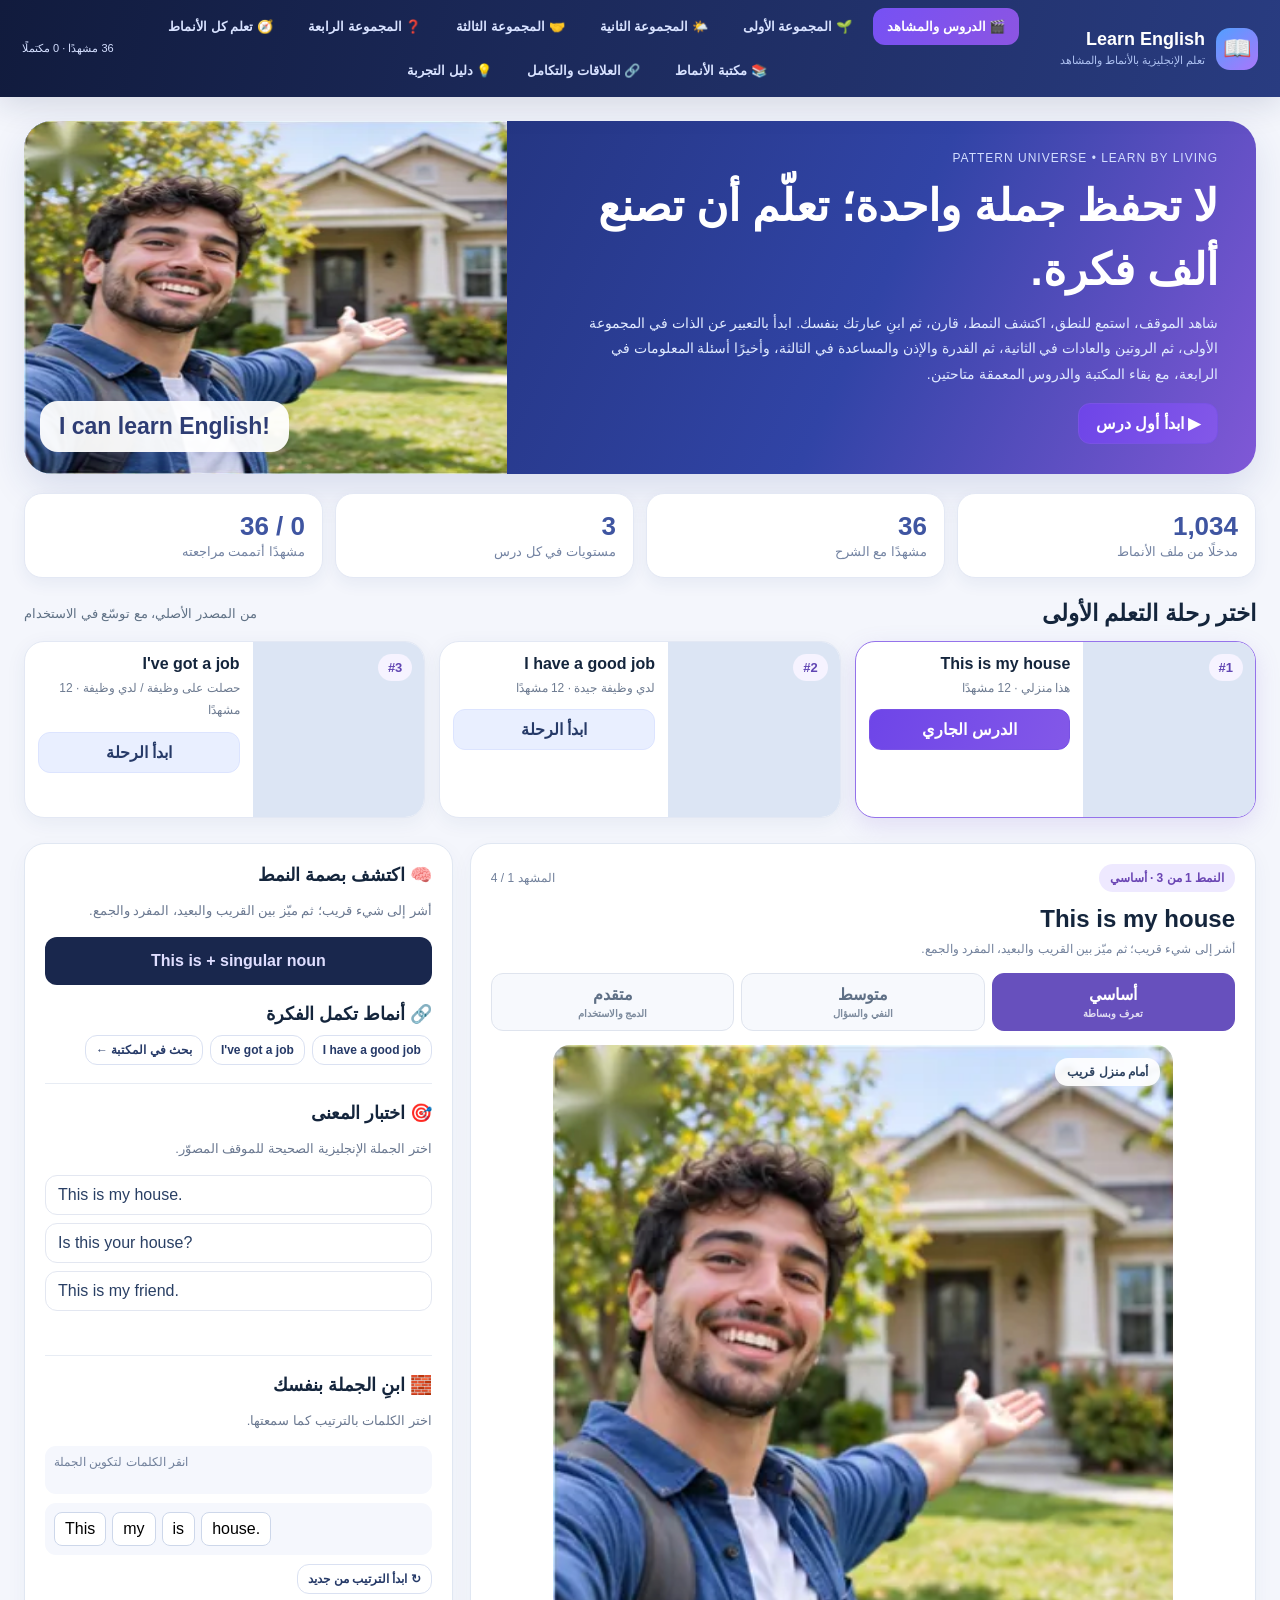
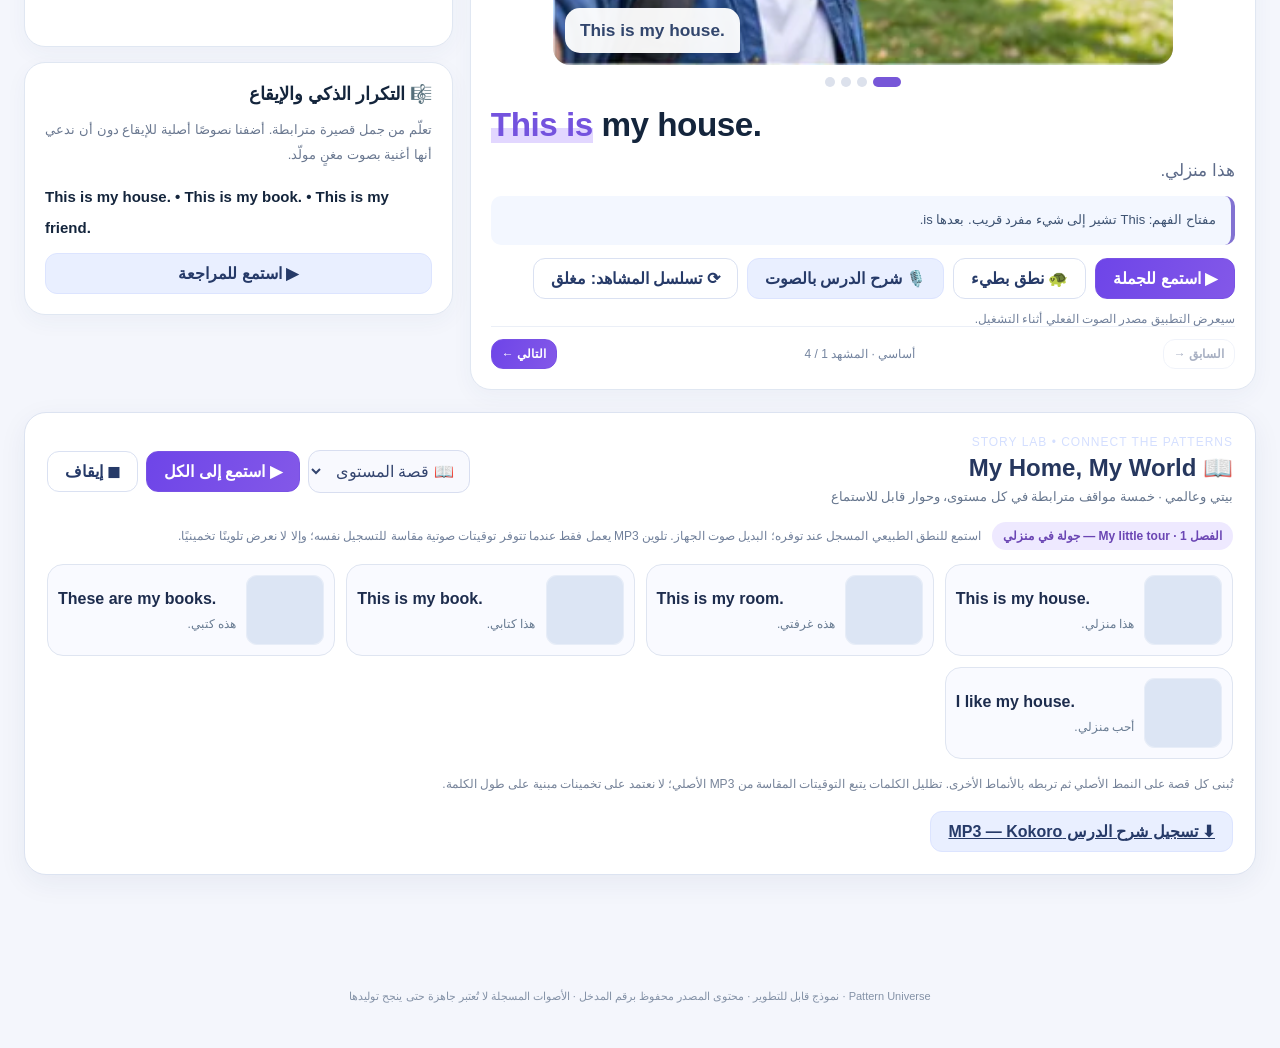
<file: learn-english-preview/index.html>
<!doctype html>
<html lang="ar" dir="rtl"><head><meta charset="utf-8"><meta name="viewport" content="width=device-width, initial-scale=1,viewport-fit=cover"><meta name="theme-color" content="#121d43"><meta name="description" content="Learn English through contextual scenes, grammar patterns and natural audio."><title>Learn English | عالم الأنماط والمشاهد</title><link rel="stylesheet" href="styles.css"><link rel="manifest" href="manifest.webmanifest"></head><body>
<header class="topbar"><div class="topinner"><div class="logo"><span class="logoIcon">📖</span><div><b>Learn English</b><small>تعلم الإنجليزية بالأنماط والمشاهد</small></div></div><nav class="nav" aria-label="التنقل"><button data-view="learn" class="active">🎬 الدروس والمشاهد</button><button data-view="group-one">🌱 المجموعة الأولى</button><button data-view="group-two">🌤️ المجموعة الثانية</button><button data-view="group-three">🤝 المجموعة الثالثة</button><button data-view="group-four">❓ المجموعة الرابعة</button><button data-view="paths">🧭 تعلم كل الأنماط</button><button data-view="catalog">📚 مكتبة الأنماط</button><button data-view="compare">🔗 العلاقات والتكامل</button><button data-view="guide">💡 دليل التجربة</button></nav><div class="headerStats" id="headerStats">أربع مجموعات · 72 نمطًا + 3 رحلات معمقة</div></div></header>
<div class="layout">
<section id="view-learn"><div class="hero"><div class="heroText"><div class="kicker">PATTERN UNIVERSE • LEARN BY LIVING</div><h1>لا تحفظ جملة واحدة؛ تعلّم أن تصنع ألف فكرة.</h1><p>شاهد الموقف، استمع للنطق، اكتشف النمط، قارن، ثم ابنِ عبارتك بنفسك. ابدأ بالتعبير عن الذات في المجموعة الأولى، ثم الروتين والعادات في الثانية، ثم القدرة والإذن والمساعدة في الثالثة، وأخيرًا أسئلة المعلومات في الرابعة، مع بقاء المكتبة والدروس المعمقة متاحتين.</p><button id="heroStart" class="btn primary">▶ ابدأ أول درس</button></div><div class="heroImg"><div class="illus"></div></div></div>
<div class="stats"><div class="stat"><b id="sPatterns">1,034</b><small>مدخلًا من ملف الأنماط</small></div><div class="stat"><b>36</b><small>مشهدًا مع الشرح</small></div><div class="stat"><b>3</b><small>مستويات في كل درس</small></div><div class="stat"><b id="sProgress">0 / 36</b><small>مشهدًا أتممت مراجعته</small></div></div>
<div class="sectionTitle"><h2>اختر رحلة التعلم الأولى</h2><p>من المصدر الأصلي، مع توسّع في الاستخدام</p></div><div id="lessonCards" class="lessonCards"></div>
<section class="study" id="study"><div class="card"><div class="cardpad"><div class="head"><span class="pill" id="lessonBadge">النمط الأول</span><span id="sceneCount" class="muted">المشهد 1 / 4</span></div><h2 id="lessonTitle" lang="en" dir="ltr" style="text-align:right;margin:0 0 5px">This is my house</h2><p class="muted" id="lessonDescription" style="margin:0 0 13px">أشر إلى ما حولك باللغة الإنجليزية.</p>
<div class="depthtabs" id="depthTabs"></div>
<div class="sceneBox"><div class="sceneArt" id="sceneArt" role="img" aria-label="صورة واقعية من الموقف التعليمي"></div><div class="sceneLocation" id="sceneLocation"></div><div class="speechBubble" id="sceneBubble" lang="en"></div></div><div class="sceneDots" id="sceneDots"></div>
<div class="mainSentence" lang="en" dir="ltr" id="sentenceEn"></div><p class="translation" id="sentenceAr"></p><div class="tip" id="sentenceHint"></div>
<div class="actions"><button class="btn primary" id="sceneAudio">▶ استمع للجملة</button><button class="btn" id="slowAudio">🐢 نطق بطيء</button><button class="btn alt" id="explanationAudio">🎙️ شرح الدرس بالصوت</button><button class="btn" id="autoplay">⟳ تسلسل المشاهد: مغلق</button></div><section class="introReadAlong" id="introReadAlong" hidden><strong>🎙️ الشرح الإنجليزي — تابع كل كلمة أثناء الاستماع</strong><p id="explanationEn" lang="en" dir="ltr"></p></section><div class="muted" id="audioStatus" aria-live="polite">سيعرض التطبيق مصدر الصوت الفعلي أثناء التشغيل.</div>
<div class="stepNav"><button class="btn tiny" id="prevScene">السابق →</button><span id="stepLabel">اسمع ثم كوّن</span><button class="btn tiny primary" id="nextScene">← التالي</button></div></div></div>
<div class="rightSide"><section class="card cardpad"><h3>🧠 اكتشف بصمة النمط</h3><p id="lessonInfo"></p><div class="formula" id="formula"></div><h3>🔗 أنماط تكمل الفكرة</h3><div id="relationships" class="relationBox"></div><div class="divider"></div><h3>🎯 اختبار المعنى</h3><p>اختر الجملة الإنجليزية الصحيحة للموقف المصوّر.</p><div id="quiz" class="quizBtns"></div><div class="resultMsg" id="quizFeedback"></div><div class="divider"></div><h3>🧱 ابنِ الجملة بنفسك</h3><p>اختر الكلمات بالترتيب كما سمعتها.</p><div id="answerBank" class="answerBank"></div><div id="tokenBank" class="tokenBank"></div><button class="btn tiny" id="resetWords">↻ ابدأ الترتيب من جديد</button><div id="builderFeedback" class="resultMsg"></div></section><section class="card cardpad"><h3>🎼 التكرار الذكي والإيقاع</h3><p>تعلّم من جمل قصيرة مترابطة. أضفنا نصوصًا أصلية للإيقاع دون أن ندعي أنها أغنية بصوت مغنٍ مولّد.</p><div lang="en" dir="ltr" style="font-size:15px;font-weight:800;line-height:2.1" id="reviewLines"></div><button id="reviewAudio" class="btn alt" style="width:100%;margin-top:9px">▶ استمع للمراجعة</button></section></div>
</section>
<section class="storyJourney" id="storyJourney" aria-labelledby="storyHeading">
  <div class="storyHeader"><div><div class="kicker">STORY LAB • CONNECT THE PATTERNS</div><h2 id="storyHeading">📖 قصة النمط الحي</h2><p id="storySummary">اختر مشهدًا أو استمع إلى القصة كاملة.</p></div>
  <div class="storyTools"><select id="storyMode" aria-label="نوع النص"><option value="story">📖 قصة المستوى</option><option value="dialogue">🎭 حوار تفاعلي</option></select><button id="storyAll" class="btn primary">▶ استمع إلى الكل</button><button id="storyStop" class="btn" aria-label="إيقاف القصة">◼ إيقاف</button></div></div>
  <div class="storyInfo"><span id="storyChapter" class="pill">فصل القصة</span><span id="storyAudioState" class="muted">نستخدم تسجيلات Kokoro؛ تزامن الكلمة يُعرض فقط حين تتوفر توقيتات مستخرجة من الصوت الفعلي.</span></div>
  <div class="storyList" id="storyList"></div><p class="storyFoot">تُبنى كل قصة على النمط الأصلي ثم تربطه بالأنماط الأخرى. تظليل الكلمات يتبع التوقيتات المقاسة من MP3 الأصلي؛ لا نعتمد على تخمينات مبنية على طول الكلمة.</p>
  <div class="storyDownload"><a id="introDownload" class="btn alt" href="#" download>⬇ تسجيل شرح الدرس MP3 — Kokoro</a></div>
</section></section>

<section id="view-group-one" class="hidden g1Root" aria-labelledby="g1Heading">
 <div class="g1Hero"><div><p class="g1Eyebrow">GROUP ONE · REAL LANGUAGE IN REAL SITUATIONS</p><h1 id="g1Heading">أعبّر عن نفسي وعن الأشياء من حولي</h1><p>18 نمطًا مرتبطًا، مع أمثلة وقصص وحوارات واختبارات تبني القدرة على التعبير لا الحفظ وحده.</p><div class="g1Stats"><span id="g1Progress">0 / 72 تجربة</span><span id="g1PatternProgress">0 / 18 أنماط</span></div></div><div class="g1HeroIcon" aria-hidden="true">🗣️📖</div></div>
 <p id="g1Loading" class="g1Notice">تحميل المجموعة الأولى...</p>
 <nav id="g1PatternList" class="g1PatternList" aria-label="أنماط المجموعة الأولى"></nav>
 <article id="g1Lesson" class="g1Lesson">
  <div class="g1TopLine"><span id="g1Number" class="pill">النمط الأول</span><span id="g1Source" class="muted"></span></div>
  <div class="g1LessonGrid">
   <section class="g1Main">
    <header class="g1LessonHead"><h2 id="g1Title" dir="ltr" lang="en">This is</h2><p id="g1Meaning">هذا</p><div class="g1Formula" id="g1Formula" dir="ltr"></div></header>
    <div class="g1Visual" id="g1Visual"></div><p id="g1SceneContext" class="g1Context"></p>
    <div class="g1English" lang="en" dir="ltr" id="g1MainEnglish"></div><p id="g1MainArabic" class="g1Arabic"></p>
    <div class="g1SceneNav"><span id="g1SceneNumber"></span><div id="g1SceneSteps" class="g1Dots"></div></div>
    <div class="g1Actions"><button id="g1Speak" class="btn primary">🔊 استمع</button><button id="g1Slow" class="btn">🐢 نطق بطيء</button><button id="g1Stop" class="btn">◼ إيقاف</button><button id="g1Autoplay" class="btn alt">▶ استمع لجميع مواقف النمط</button></div>
    <p id="g1AudioStatus" role="status" class="g1AudioStatus"></p>
    <div class="g1StepNav"><button id="g1Prev" class="btn">→ السابق</button><button id="g1Next" class="btn primary">التالي ←</button></div>
   </section>
   <aside class="g1Sidebar">
    <section class="g1Card"><h3>🧠 لماذا نستخدم هذا النمط؟</h3><p id="g1Explanation"></p><button id="g1Explain" class="btn alt">🎙️ استمع لشرح بالإنجليزية</button><p id="g1ExplanationEn" lang="en" dir="ltr" class="g1ExplanationEn"></p></section>
    <section class="g1Card"><h3>⚖️ المقارنة التي تمنع الالتباس</h3><p id="g1Contrast"></p><h4>أنماط تكمل الفكرة</h4><div id="g1Relations" class="g1Related"></div></section>
    <section class="g1Card"><h3>🎯 اختبار فهم الموقف</h3><label class="g1Check"><input id="g1Secret" type="checkbox"> إخفاء الجملة الأصلية أثناء التمرين</label><p id="g1QuizQuestion"></p><div id="g1QuizOptions" class="g1QuizChoices"></div><p id="g1QuizFeedback" aria-live="polite"></p></section>
    <section class="g1Card"><h3>🧱 ابنِ العبارة بنفسك</h3><p class="g1Muted">اسمع ثم كوّن العبارة بالترتيب. يمكنك إرجاع أي كلمة بالنقر عليها.</p><div id="g1BuiltWords" class="g1Words g1Chosen"></div><div id="g1BankWords" class="g1Words"></div><button class="btn tiny" id="g1Reset">↻ إعادة ترتيب الكلمات</button><p id="g1BuildFeedback" aria-live="polite"></p></section>
   </aside>
  </div>
 </article>
 <section class="g1Stories" aria-label="قصة وحوار النمط"><div class="g1StoryHeading"><div><h2>📖 قصة النمط والحوار</h2><p>مواقف متتابعة تربط البنية بالاستخدام الطبيعي. يمكن سماع كل سطر وحده.</p></div><div class="g1Actions"><button class="btn" id="g1StoryToggle">🎭 انتقل إلى الحوار</button><button class="btn primary" id="g1StoryAll">▶ استمع للنص كاملًا</button></div></div><div id="g1StoryList" class="g1StoryList"></div></section>
 <p class="g1Foot">المواقف ذات الصور الأصلية تُعرض بصورها الموجودة فعليًا. تُبيّن المواقف الأخرى رمزًا توضيحيًا إلى حين إنتاج صورتها الواقعية. التزامن الدقيق لا يظهر إلا للتسجيلات التي تمتلك توقيتات كلمات متحققًا منها؛ أما بقية الأصوات فتستخدم نطق المتصفح مؤقتًا.</p>
</section>
<section id="view-group-two" class="hidden g2Root" aria-labelledby="g2Heading">
 <div class="g2Hero"><div><p class="g2Eyebrow">GROUP TWO · REAL LANGUAGE IN REAL SITUATIONS</p><h1 id="g2Heading">أصف يومي وعاداتي بثقة</h1><p>18 نمطًا يوميًا مترابطًا، مع 72 موقفًا وقصصًا وحوارات وتدريبًا على عادات الصباح والمساء والتكرار والتتابع.</p><div class="g2Stats"><span id="g2Progress">0 / 72 تجربة</span><span id="g2PatternProgress">0 / 18 أنماط</span></div></div><div class="g2HeroIcon" aria-hidden="true">🗣️📖</div></div>
 <p id="g2Loading" class="g2Notice">تحميل المجموعة الثانية...</p>
 <nav id="g2PatternList" class="g2PatternList" aria-label="أنماط المجموعة الثانية"></nav>
 <article id="g2Lesson" class="g2Lesson">
  <div class="g2TopLine"><span id="g2Number" class="pill">النمط الأول</span><span id="g2Source" class="muted"></span></div>
  <div class="g2LessonGrid">
   <section class="g2Main">
    <header class="g2LessonHead"><h2 id="g2Title" dir="ltr" lang="en">This is</h2><p id="g2Meaning">هذا</p><div class="g2Formula" id="g2Formula" dir="ltr"></div></header>
    <div class="g2Visual" id="g2Visual"></div><p id="g2SceneContext" class="g2Context"></p>
    <div class="g2English" lang="en" dir="ltr" id="g2MainEnglish"></div><p id="g2MainArabic" class="g2Arabic"></p>
    <div class="g2SceneNav"><span id="g2SceneNumber"></span><div id="g2SceneSteps" class="g2Dots"></div></div>
    <div class="g2Actions"><button id="g2Speak" class="btn primary">🔊 استمع</button><button id="g2Slow" class="btn">🐢 نطق بطيء</button><button id="g2Stop" class="btn">◼ إيقاف</button><button id="g2Autoplay" class="btn alt">▶ استمع لجميع مواقف النمط</button></div>
    <p id="g2AudioStatus" role="status" class="g2AudioStatus"></p>
    <div class="g2StepNav"><button id="g2Prev" class="btn">→ السابق</button><button id="g2Next" class="btn primary">التالي ←</button></div>
   </section>
   <aside class="g2Sidebar">
    <section class="g2Card"><h3>🧠 لماذا نستخدم هذا النمط؟</h3><p id="g2Explanation"></p><button id="g2Explain" class="btn alt">🎙️ استمع لشرح بالإنجليزية</button><p id="g2ExplanationEn" lang="en" dir="ltr" class="g2ExplanationEn"></p></section>
    <section class="g2Card"><h3>⚖️ المقارنة التي تمنع الالتباس</h3><p id="g2Contrast"></p><h4>أنماط تكمل الفكرة</h4><div id="g2Relations" class="g2Related"></div></section>
    <section class="g2Card"><h3>🎯 اختبار فهم الموقف</h3><label class="g2Check"><input id="g2Secret" type="checkbox"> إخفاء الجملة الأصلية أثناء التمرين</label><p id="g2QuizQuestion"></p><div id="g2QuizOptions" class="g2QuizChoices"></div><p id="g2QuizFeedback" aria-live="polite"></p></section>
    <section class="g2Card"><h3>🧱 ابنِ العبارة بنفسك</h3><p class="g2Muted">اسمع ثم كوّن العبارة بالترتيب. يمكنك إرجاع أي كلمة بالنقر عليها.</p><div id="g2BuiltWords" class="g2Words g2Chosen"></div><div id="g2BankWords" class="g2Words"></div><button class="btn tiny" id="g2Reset">↻ إعادة ترتيب الكلمات</button><p id="g2BuildFeedback" aria-live="polite"></p></section>
   </aside>
  </div>
 </article>
 <section class="g2Stories" aria-label="قصة وحوار النمط"><div class="g2StoryHeading"><div><h2>📖 قصة النمط والحوار</h2><p>مواقف متتابعة تربط البنية بالاستخدام الطبيعي. يمكن سماع كل سطر وحده.</p></div><div class="g2Actions"><button class="btn" id="g2StoryToggle">🎭 انتقل إلى الحوار</button><button class="btn primary" id="g2StoryAll">▶ استمع للنص كاملًا</button></div></div><div id="g2StoryList" class="g2StoryList"></div></section>
 <section class="g2Stories" aria-label="قصص متكاملة تربط أنماط الروتين"><div class="g2StoryHeading"><div><h2>📚 ثلاث قصص من الحياة اليومية</h2><p>My Morning · My School Day · My Weekend — طبّق عدة أنماط في سياق واحد.</p></div><button class="btn primary" id="g2ChapterAll">▶ استمع للقصة كاملة</button></div><div id="g2ChapterTabs" class="g2ChapterTabs"></div><div id="g2ChapterLines" class="g2StoryList"></div></section>
 <p class="g2Foot">تظهر الآن بطاقات توضيحية بسيطة لكل موقف حتى إنتاج أطالس WebP الواقعية. يُظلل التطبيق الكلمات بحسب توقيتات التسجيل المتحقق منها متى توفرت، ويستخدم نطق الجهاز بوضوح إذا لم تتوفر بعد.</p>
</section>
<section id="view-group-three" class="hidden g3Root" aria-labelledby="g3Heading">
 <div class="g3Hero"><div><p class="g3Eyebrow">GROUP THREE · REAL LANGUAGE IN REAL SITUATIONS</p><h1 id="g3Heading">أتواصل بثقة وأطلب المساعدة وأتخذ القرارات</h1><p>18 نمطًا حول القدرة وطلب الإذن والمساعدة والاحتياج والالتزام والنصيحة والعروض المهذبة، مع 72 موقفًا وثلاث قصص متصلة.</p><div class="g3Stats"><span id="g3Progress">0 / 72 تجربة</span><span id="g3PatternProgress">0 / 18 أنماط</span></div></div><div class="g3HeroIcon" aria-hidden="true">🗣️📖</div></div>
 <p id="g3Loading" class="g3Notice">تحميل المجموعة الثالثة...</p>
 <nav id="g3PatternList" class="g3PatternList" aria-label="أنماط المجموعة الثالثة"></nav>
 <article id="g3Lesson" class="g3Lesson">
  <div class="g3TopLine"><span id="g3Number" class="pill">النمط الأول</span><span id="g3Source" class="muted"></span></div>
  <div class="g3LessonGrid">
   <section class="g3Main">
    <header class="g3LessonHead"><h2 id="g3Title" dir="ltr" lang="en">This is</h2><p id="g3Meaning">هذا</p><div class="g3Formula" id="g3Formula" dir="ltr"></div></header>
    <div class="g3Visual" id="g3Visual"></div><p id="g3SceneContext" class="g3Context"></p>
    <div class="g3English" lang="en" dir="ltr" id="g3MainEnglish"></div><p id="g3MainArabic" class="g3Arabic"></p>
    <div class="g3SceneNav"><span id="g3SceneNumber"></span><div id="g3SceneSteps" class="g3Dots"></div></div>
    <div class="g3Actions"><button id="g3Speak" class="btn primary">🔊 استمع</button><button id="g3Slow" class="btn">🐢 نطق بطيء</button><button id="g3Stop" class="btn">◼ إيقاف</button><button id="g3Autoplay" class="btn alt">▶ استمع لجميع مواقف النمط</button></div>
    <p id="g3AudioStatus" role="status" class="g3AudioStatus"></p>
    <div class="g3StepNav"><button id="g3Prev" class="btn">→ السابق</button><button id="g3Next" class="btn primary">التالي ←</button></div>
   </section>
   <aside class="g3Sidebar">
    <section class="g3Card"><h3>🧠 لماذا نستخدم هذا النمط؟</h3><p id="g3Explanation"></p><button id="g3Explain" class="btn alt">🎙️ استمع لشرح بالإنجليزية</button><p id="g3ExplanationEn" lang="en" dir="ltr" class="g3ExplanationEn"></p></section>
    <section class="g3Card"><h3>⚖️ المقارنة التي تمنع الالتباس</h3><p id="g3Contrast"></p><h4>أنماط تكمل الفكرة</h4><div id="g3Relations" class="g3Related"></div></section>
    <section class="g3Card"><h3>🎯 اختبار فهم الموقف</h3><label class="g3Check"><input id="g3Secret" type="checkbox"> إخفاء الجملة الأصلية أثناء التمرين</label><p id="g3QuizQuestion"></p><div id="g3QuizOptions" class="g3QuizChoices"></div><p id="g3QuizFeedback" aria-live="polite"></p></section>
    <section class="g3Card"><h3>🧱 ابنِ العبارة بنفسك</h3><p class="g3Muted">اسمع ثم كوّن العبارة بالترتيب. يمكنك إرجاع أي كلمة بالنقر عليها.</p><div id="g3BuiltWords" class="g3Words g3Chosen"></div><div id="g3BankWords" class="g3Words"></div><button class="btn tiny" id="g3Reset">↻ إعادة ترتيب الكلمات</button><p id="g3BuildFeedback" aria-live="polite"></p></section>
   </aside>
  </div>
 </article>
 <section class="g3Stories" aria-label="قصة وحوار النمط"><div class="g3StoryHeading"><div><h2>📖 قصة النمط والحوار</h2><p>مواقف متتابعة تربط البنية بالاستخدام الطبيعي. يمكن سماع كل سطر وحده.</p></div><div class="g3Actions"><button class="btn" id="g3StoryToggle">🎭 انتقل إلى الحوار</button><button class="btn primary" id="g3StoryAll">▶ استمع للنص كاملًا</button></div></div><div id="g3StoryList" class="g3StoryList"></div></section>
 <section class="g3Stories" aria-label="قصص متكاملة تربط أنماط الروتين"><div class="g3StoryHeading"><div><h2>📚 ثلاث قصص من الحياة اليومية</h2><p>Helping in Class · A Busy Afternoon · A Polite Invitation — اجمع القدرة والطلب والنصيحة في تواصل طبيعي.</p></div><button class="btn primary" id="g3ChapterAll">▶ استمع للقصة كاملة</button></div><div id="g3ChapterTabs" class="g3ChapterTabs"></div><div id="g3ChapterLines" class="g3StoryList"></div></section>
 <p class="g3Foot">تظهر الآن بطاقات توضيحية بسيطة لكل موقف حتى إنتاج أطالس WebP الواقعية. يُظلل التطبيق الكلمات بحسب توقيتات التسجيل المتحقق منها متى توفرت، ويستخدم نطق الجهاز بوضوح إذا لم تتوفر بعد.</p>
</section>
<section id="view-group-four" class="hidden g4Root" aria-labelledby="g4Heading">
 <div class="g4Hero"><div><p class="g4Eyebrow">GROUP FOUR · REAL LANGUAGE IN REAL SITUATIONS</p><h1 id="g4Heading">أسأل وأفهم الإجابة وأبحث عن المعلومات</h1><p>18 نمطًا لتكوين الأسئلة عن الأشخاص والأشياء والأماكن والأوقات والأسباب والطريقة والعدد والسعر، مع 72 موقفًا وثلاث قصص متصلة.</p><div class="g4Stats"><span id="g4Progress">0 / 72 تجربة</span><span id="g4PatternProgress">0 / 18 أنماط</span></div></div><div class="g4HeroIcon" aria-hidden="true">🗣️📖</div></div>
 <p id="g4Loading" class="g4Notice">تحميل المجموعة الرابعة...</p>
 <nav id="g4PatternList" class="g4PatternList" aria-label="أنماط المجموعة الرابعة"></nav>
 <article id="g4Lesson" class="g4Lesson">
  <div class="g4TopLine"><span id="g4Number" class="pill">النمط الأول</span><span id="g4Source" class="muted"></span></div>
  <div class="g4LessonGrid">
   <section class="g4Main">
    <header class="g4LessonHead"><h2 id="g4Title" dir="ltr" lang="en">This is</h2><p id="g4Meaning">هذا</p><div class="g4Formula" id="g4Formula" dir="ltr"></div></header>
    <div class="g4Visual" id="g4Visual"></div><p id="g4SceneContext" class="g4Context"></p>
    <div class="g4English" lang="en" dir="ltr" id="g4MainEnglish"></div><p id="g4MainArabic" class="g4Arabic"></p>
    <div class="g4SceneNav"><span id="g4SceneNumber"></span><div id="g4SceneSteps" class="g4Dots"></div></div>
    <div class="g4Actions"><button id="g4Speak" class="btn primary">🔊 استمع</button><button id="g4Slow" class="btn">🐢 نطق بطيء</button><button id="g4Stop" class="btn">◼ إيقاف</button><button id="g4Autoplay" class="btn alt">▶ استمع لجميع مواقف النمط</button></div>
    <p id="g4AudioStatus" role="status" class="g4AudioStatus"></p>
    <div class="g4StepNav"><button id="g4Prev" class="btn">→ السابق</button><button id="g4Next" class="btn primary">التالي ←</button></div>
   </section>
   <aside class="g4Sidebar">
    <section class="g4Card"><h3>🧠 لماذا نستخدم هذا النمط؟</h3><p id="g4Explanation"></p><button id="g4Explain" class="btn alt">🎙️ استمع لشرح بالإنجليزية</button><p id="g4ExplanationEn" lang="en" dir="ltr" class="g4ExplanationEn"></p></section>
    <section class="g4Card"><h3>⚖️ المقارنة التي تمنع الالتباس</h3><p id="g4Contrast"></p><h4>أنماط تكمل الفكرة</h4><div id="g4Relations" class="g4Related"></div></section>
    <section class="g4Card"><h3>🎯 اختبار فهم الموقف</h3><label class="g4Check"><input id="g4Secret" type="checkbox"> إخفاء الجملة الأصلية أثناء التمرين</label><p id="g4QuizQuestion"></p><div id="g4QuizOptions" class="g4QuizChoices"></div><p id="g4QuizFeedback" aria-live="polite"></p></section>
    <section class="g4Card"><h3>🧱 ابنِ العبارة بنفسك</h3><p class="g4Muted">اسمع ثم كوّن العبارة بالترتيب. يمكنك إرجاع أي كلمة بالنقر عليها.</p><div id="g4BuiltWords" class="g4Words g4Chosen"></div><div id="g4BankWords" class="g4Words"></div><button class="btn tiny" id="g4Reset">↻ إعادة ترتيب الكلمات</button><p id="g4BuildFeedback" aria-live="polite"></p></section>
   </aside>
  </div>
 </article>
 <section class="g4Stories" aria-label="قصة وحوار النمط"><div class="g4StoryHeading"><div><h2>📖 قصة النمط والحوار</h2><p>مواقف متتابعة تربط البنية بالاستخدام الطبيعي. يمكن سماع كل سطر وحده.</p></div><div class="g4Actions"><button class="btn" id="g4StoryToggle">🎭 انتقل إلى الحوار</button><button class="btn primary" id="g4StoryAll">▶ استمع للنص كاملًا</button></div></div><div id="g4StoryList" class="g4StoryList"></div></section>
 <section class="g4Stories" aria-label="قصص متكاملة تربط أنماط الروتين"><div class="g4StoryHeading"><div><h2>📚 ثلاث قصص من الحياة اليومية</h2><p>Asking in Class · Finding My Way · Planning a Day — استخدم الأسئلة في الصف والطريق والتخطيط.</p></div><button class="btn primary" id="g4ChapterAll">▶ استمع للقصة كاملة</button></div><div id="g4ChapterTabs" class="g4ChapterTabs"></div><div id="g4ChapterLines" class="g4StoryList"></div></section>
 <p class="g4Foot">تظهر الآن بطاقات توضيحية بسيطة لكل موقف حتى إنتاج أطالس WebP الواقعية. يُظلل التطبيق الكلمات بحسب توقيتات التسجيل المتحقق منها متى توفرت، ويستخدم نطق الجهاز بوضوح إذا لم تتوفر بعد.</p>
</section>
<section id="view-paths" class="hidden">
<div class="sectionTitle"><div><h2>🧭 مسارات تعلم جميع الأنماط</h2><p>مكتبة المصدر كاملة، مع فصل الدروس المصورة المسجلة عن المحتوى الذي لا يزال قيد الإنتاج</p></div></div>
<div class="patternPathMetrics"><span>📚 <b>1,034</b> مدخلًا مصدرًا</span><span>🧠 <b>15</b> تصنيفًا أوليًا</span><span>🎬 <b>3</b> دروس مصورة ومزامنة</span></div>
<p class="patternNotice">هذه تصنيفات عمل أولية مستمدة من الملف المرجعي وليست مستويات CEFR معتمدة. المحتوى غير المكتمل يتيح التعلم بالنص ونطق المتصفح دون ادعاء أنه تسجيل احترافي متزامن.</p>
<div class="pathCategories" id="pathCategories"></div>
<div class="patternLearningGrid">
<aside class="patternIndexPane">
<div class="patternSearchTools"><input id="pathSearch" type="search" placeholder="ابحث بالعبارة أو القاعدة أو الرقم" aria-label="بحث الأنماط"><select id="pathDepth" aria-label="عمق النمط"><option value="">كل المستويات</option><option value="basic">أساسي</option><option value="intermediate">متوسط</option><option value="advanced">متقدم</option></select><select id="pathShow" aria-label="المراجعة"><option value="all">الكل</option><option value="pending">لم يُراجع</option><option value="mastered">تمت المراجعة</option></select></div>
<label class="patternUnique"><input id="pathUnique" type="checkbox" checked> إخفاء مدخلات المصدر المكررة في القائمة</label>
<div id="pathCount" class="muted"></div>
<div class="patternItems" id="patternItems"></div><button id="pathShowMore" class="btn" type="button">عرض المزيد</button>
</aside>
<article class="patternLessonPane">
<div class="head"><span id="patternNumber" class="pill"></span><span id="patternMediaStatus" class="muted"></span></div>
<div class="patternScene"><div id="patternPhoto" class="patternScenePhoto"></div><div id="patternPlaceholder" class="patternScenePlaceholder"><span>📖</span><strong>تصنيف النمط</strong><small>المشهد الواقعي قيد الإعداد</small></div></div>
<p lang="en" dir="ltr" class="patternSentence" id="patternSentence"></p>
<div class="patternLearnTags"><span id="patternCategory"></span><span id="patternDepth"></span><span id="patternDuplicate"></span></div>
<p class="patternExplanation" id="patternRule"></p><section id="patternExpansion" class="patternExpansion" hidden></section>
<div class="patternStudyActions"><button id="patternPlay" type="button" class="btn primary">🔊 استمع إلى العبارة</button><button id="patternStop" type="button" class="btn">◼ إيقاف</button><button id="patternMaster" type="button" class="btn alt">✓ أتممت مراجعة النمط</button></div>
<p class="muted" id="patternVoiceStatus" aria-live="polite">اضغط للاستماع</p>
<div class="divider"></div><h3>🧱 ابنِ العبارة بنفسك</h3><p>اختر الكلمات بالترتيب الصحيح، ثم قارن النتيجة بالنمط الأصلي.</p><div id="patternAnswer" class="answerBank"></div><div id="patternTokens" class="tokenBank"></div><p id="patternPracticeStatus" class="patternPracticeStatus" aria-live="polite"></p><button id="patternReset" class="btn tiny" type="button">↻ إعادة التدريب</button>
<div class="divider"></div><h3>🔗 أنماط مرتبطة من المصدر</h3><div id="patternRelated" class="patternRelated"></div><div class="stepNav patternPager"><button type="button" id="patternPrev" class="btn">السابق</button><button type="button" id="patternNext" class="btn primary">التالي</button></div>
</article>
</div></section>
<section id="view-catalog" class="hidden"><div class="sectionTitle"><div><h2>📚 المكتبة الذكية للأنماط</h2><p>بحث بالكلمة أو القاعدة أو الرقم، وتصفية بالموضوع والعمق. التصنيف أولي وقابل للتصحيح.</p></div></div><div class="catalogTools"><input id="search" type="search" placeholder="اكتب: have, want, condition, رقم 20 ..." aria-label="ابحث عن جملة أو نمط"><select id="categorySelect" aria-label="التصنيف"><option value="">كل التصنيفات</option></select><select id="depthSelect" aria-label="العمق"><option value="">جميع مستويات العمق</option><option value="basic">أساسي</option><option value="intermediate">متوسط</option><option value="advanced">متقدم</option></select></div><div id="categoryChips" class="categoryChips"></div><div class="head"><label style="font-size:13px"><input type="checkbox" id="uniqueOnly"> إخفاء التكرارات المتطابقة</label><span id="resultCount" class="muted"></span></div><div id="catalogGrid" class="catalogGrid"></div><div style="margin:17px;text-align:center"><button id="showMore" class="btn">عرض المزيد من الأنماط</button></div></section>
<section id="view-compare" class="hidden"><div class="sectionTitle"><h2>🔗 شاهد كيف تتكامل الأنماط</h2><p>التراكيب ليست جزرًا منفصلة</p></div><div id="connectGrid" class="connectGrid"></div></section>
<section id="view-guide" class="hidden"><div class="sectionTitle"><h2>💡 كيف تستخدم التجربة؟</h2></div><div class="card cardpad"><h3>من الموقف إلى القدرة على التعبير</h3><p>ابدأ بمشهد أساسي، واستمع إلى الجملة والتفسير الإنجليزي، ثم انتقل إلى المستوى المتوسط لرؤية النفي والسؤال والمقارنة. في المستوى المتقدم تعرّف على دمج الأنماط في جمل أخرى. بعد ذلك افتح المكتبة للانتقال بحسب الكلمة المفتاحية أو التصنيف أو عمق الجملة.</p><p class="hintline">مهم: الدروس الثلاثة محتوى تعليمي مؤلف ومراجع مبدئيًا لهذه التجربة. أما مستويات العمق والوسوم في مكتبة المصدر كلها فهي آلية تقريبية وليست تصنيف CEFR معتمدًا. عند توليد مقاطع Kokoro عبر GitHub Actions، يستخدم التطبيق MP3 المسجل تلقائيًا؛ وإلى أن تتوفر، يستخدم صوت المتصفح ويصرّح بذلك.</p><h3>معايير إنتاج النسخة الكاملة</h3><p>كل نمط أصلي → أهداف وشرح مختصر → مشاهد متعددة مع صور بأبعاد ثابتة → فرق عن الأنماط المجاورة → أمثلة سياقية → مشهد محادثة → أسئلة واختبار إنتاج مستقل → مراجعة صوتية ثم تكرار متباعد.</p></div></section></div>
<footer class="footer">Pattern Universe · نموذج قابل للتطوير · محتوى المصدر محفوظ برقم المدخل · الأصوات المسجلة لا تُعتبر جاهزة حتى ينجح توليدها</footer>
<dialog id="patternDialog"><div class="dialogbody"><div class="head"><span class="pill" id="modalId"></span><button class="btn tiny" id="modalClose" aria-label="إغلاق">✕</button></div><h2 id="modalEn" lang="en"></h2><p id="modalRule"></p><div id="modalTags" class="categoryChips"></div><div id="modalNeighbors" class="relationBox" style="margin:10px 0 16px;display:block;line-height:2.5"></div><div class="actions"><button class="btn primary" id="modalSpeak">▶ استمع</button><button class="btn" id="modalStudy">🧭 تعلم هذا النمط</button><button class="btn" id="modalRelated">🔗 اذهب للدرس المرتبط</button></div><p class="note">الشرح الإنجليزي في هذه النافذة من ملف المصدر الأصلي، وقد يحتاج تدقيقًا لغويًا.</p></div></dialog>
<div id="toast" role="status"></div><script defer src="readalong-assist.js"></script><script defer src="pattern-learning.js"></script><script defer src="group-one.js"></script><script defer src="group-two.js"></script><script defer src="group-three.js"></script><script defer src="group-four.js"></script><script src="assets/audio-bundles/this-basics.js"></script><script src="assets/audio-bundles/this-stories12.js"></script><script src="assets/audio-bundles/this-stories3-dialogue.js"></script><script src="assets/audio-bundles/have-basics.js"></script><script src="assets/audio-bundles/have-stories12.js"></script><script src="assets/audio-bundles/have-stories3-dialogue.js"></script><script src="assets/audio-bundles/got-basics.js"></script><script src="assets/audio-bundles/got-stories12.js"></script><script src="assets/audio-bundles/got-stories3-dialogue.js"></script><script type="module" src="app.js"></script></body></html>
</file>
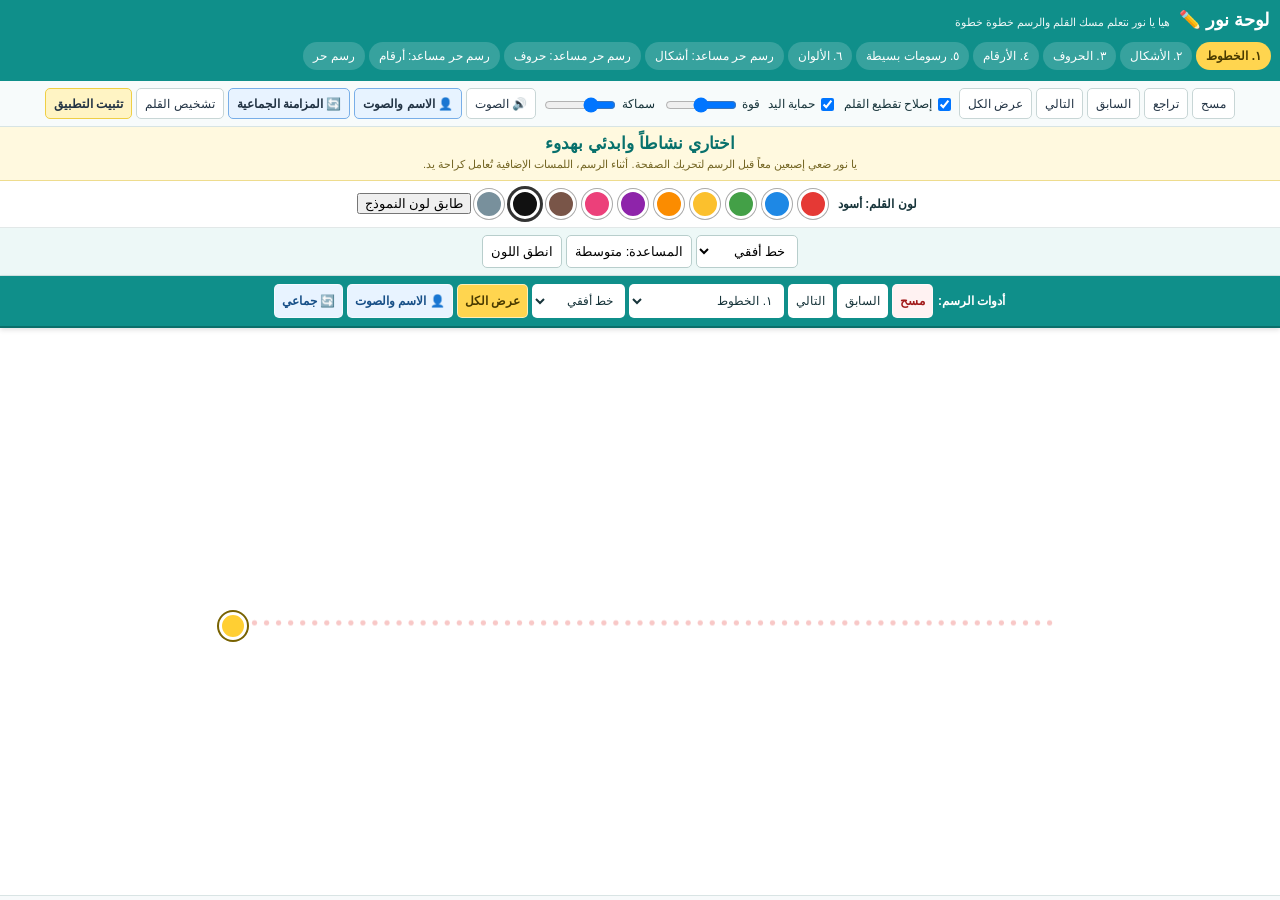
<file: pen/index.html>
<!doctype html>
<html lang="ar" dir="rtl">
<head>
<meta charset="utf-8">
<meta name="viewport" content="width=device-width,initial-scale=1,maximum-scale=1,user-scalable=no">
<meta name="theme-color" content="#0f8f8a">
<meta name="mobile-web-app-capable" content="yes">
<meta name="apple-mobile-web-app-capable" content="yes">
<title>لوحة الطفل - امسك القلم وارسم v10</title>
<link rel="manifest" href="manifest.json">
<style>
html,body{margin:0;padding:0;height:100%;background:#eef4f4;font-family:Tahoma,Arial,sans-serif;color:#17343a}body{overflow:hidden}#page{height:100%;overflow-y:auto;-webkit-overflow-scrolling:touch}#app{min-height:100%;background:#fff}#header{background:#0f8f8a;color:#fff;padding:7px 7px 5px;box-sizing:border-box}#title{font-size:18px;font-weight:bold;display:inline-block;margin:2px 4px 5px}#subtitle{font-size:11px;opacity:.92;display:inline-block;margin:0 5px}#tabs{padding:3px 0;white-space:normal}.tab{font-family:Tahoma,Arial,sans-serif;border:0;border-radius:14px;background:rgba(255,255,255,.17);color:#fff;padding:7px 10px;margin:3px 2px;font-size:12px}.tab.active{background:#ffd54f;color:#493a00;font-weight:bold}#tools{background:#f7fbfb;border-bottom:1px solid #d7e4e4;padding:5px;text-align:center;box-sizing:border-box}#tools button,#tools select,#tools input{font-family:Tahoma,Arial,sans-serif;font-size:12px;height:31px;border:1px solid #c8d6d6;border-radius:5px;margin:2px;vertical-align:middle;background:#fff;color:#234}#tools button{padding:0 8px}#tools label{display:inline-block;font-size:12px;margin:2px 4px;white-space:nowrap}#tools input[type=range]{width:72px;height:22px;border:0;padding:0}#tools input[type=checkbox]{height:auto}#installBtn{background:#fff4c4!important;border-color:#efcf45!important;font-weight:bold}#userAudioBtn{background:#e7f3ff!important;border-color:#78aee8!important;font-weight:bold}#statusZone{min-height:54px;background:#fff9df;border-bottom:1px solid #eedc8e;padding:6px 10px;text-align:center;box-sizing:border-box}#statusText{font-size:17px;font-weight:bold;color:#08716c;min-height:23px}#statusHint{font-size:11px;color:#746624;margin-top:2px}#colorBar{background:#fff;padding:5px 4px;border-bottom:1px solid #e2e8e8;text-align:center}#colorName{display:inline-block;min-width:92px;font-size:12px;font-weight:bold;vertical-align:middle}.swatch{width:30px;height:30px;border-radius:50%;border:3px solid #fff;box-shadow:0 0 0 1px #aaa;margin:3px;vertical-align:middle;padding:0}.swatch.on{box-shadow:0 0 0 3px #333}#lessonBar{background:#edf8f7;padding:5px;text-align:center;border-bottom:1px solid #d3e5e4}#lessonBar select,#lessonBar button{font-family:Tahoma,Arial,sans-serif;font-size:13px;height:33px;border:1px solid #b8cecc;border-radius:5px;background:#fff;margin:2px;padding:0 8px}#drawQuickBar{background:#0f8f8a;color:#fff;padding:6px 5px;text-align:center;border-bottom:2px solid #0b6f6b;box-sizing:border-box;-webkit-position:sticky;position:sticky;top:0;z-index:18;box-shadow:0 2px 5px rgba(0,0,0,.12)}#drawQuickBar .qtitle{font-size:12px;font-weight:bold;margin:0 3px;vertical-align:middle}#drawQuickBar button,#drawQuickBar select{font-family:Tahoma,Arial,sans-serif;font-size:12px;height:34px;border:1px solid rgba(255,255,255,.6);border-radius:5px;background:#fff;color:#17343a;margin:2px;padding:0 7px;vertical-align:middle;max-width:190px}#drawQuickBar .danger{background:#fff2f2;color:#a21a1a;font-weight:bold}#drawQuickBar .primary{background:#ffd54f;color:#493a00;font-weight:bold}#drawQuickBar .voice{background:#e8f3ff;color:#174f87;font-weight:bold}#boardShell{position:relative;height:63vh;min-height:320px;background:#fff;overflow:hidden;border-bottom:1px solid #d9e4e4}canvas{position:absolute;left:0;top:0;width:100%;height:100%;touch-action:none;-ms-touch-action:none}#guide{z-index:1;pointer-events:none}#draw{z-index:3}#glyph{position:absolute;left:0;right:0;top:50%;margin-top:-105px;text-align:center;font:bold 210px/1 Tahoma,Arial,sans-serif;pointer-events:none;z-index:2;opacity:.20}#startDot{position:absolute;width:22px;height:22px;border-radius:50%;background:#ffcf33;border:3px solid #fff;box-shadow:0 0 0 2px #786200;z-index:4;display:none;pointer-events:none}#diag{display:none;position:absolute;left:5px;bottom:5px;background:rgba(0,0,0,.68);color:#fff;padding:4px 6px;border-radius:4px;font:10px/1.4 monospace;direction:ltr;z-index:6;pointer-events:none}#picker,#settingsPanel{display:none;position:fixed;left:4%;right:4%;top:4%;bottom:4%;background:rgba(255,255,255,.99);border:2px solid #0f8f8a;border-radius:10px;z-index:40;overflow:auto;padding:10px;text-align:center;box-sizing:border-box}#pickerTitle,#settingsTitle{font-size:19px;font-weight:bold;color:#08716c;margin:4px 58px 10px}#pickerClose,#settingsClose{position:absolute;left:7px;top:7px;height:32px;border:0;border-radius:5px;background:#eee;padding:0 10px}.pick{min-width:62px;height:58px;margin:4px;padding:3px 7px;border:1px solid #c4d0d0;background:#fff;border-radius:8px;font-family:Tahoma,Arial,sans-serif;font-size:24px}.pick.small{font-size:13px;min-width:92px}.settingsBox{max-width:760px;margin:8px auto;padding:9px;border:1px solid #d7e4e4;border-radius:8px;background:#f9fcfc;text-align:right}.settingsBox h3{margin:3px 0 8px;color:#08716c;font-size:15px}.settingsBox label{display:inline-block;margin:4px 5px;font-size:12px}.settingsBox input[type=text],.settingsBox select{height:34px;border:1px solid #b8cecc;border-radius:5px;padding:0 7px;font-family:Tahoma,Arial,sans-serif;font-size:13px;max-width:250px}.settingsBox button{min-height:34px;border:1px solid #b8cecc;border-radius:5px;background:#fff;padding:5px 9px;margin:4px;font-family:Tahoma,Arial,sans-serif;font-size:12px}.settingsBox .good{background:#e5f7e9}.settingsBox .warn{background:#fff4c4}.settingsBox .danger{background:#fff0f0;color:#9b1c1c}#audioDiag{direction:ltr;text-align:left;white-space:pre-wrap;background:#17262c;color:#e5f5f4;padding:8px;border-radius:6px;font:11px/1.55 monospace;min-height:92px}#audioAdvice{text-align:right;font-size:12px;line-height:1.7;background:#fff9df;border:1px solid #eedc8e;border-radius:6px;padding:8px;margin-top:7px}#customAudioInfo{font-size:11px;color:#546e7a;margin:5px}#progress{padding:10px;background:#f7fafb;text-align:center;font-size:12px;color:#51636a;min-height:60px}.badge{display:inline-block;background:#e0f2f1;border-radius:12px;padding:5px 9px;margin:3px}#installHelp{display:none;margin:7px auto;padding:7px;max-width:650px;background:#fff4c4;border:1px solid #e5c84a;border-radius:6px;font-size:12px;text-align:center}@media(max-width:700px){#title{font-size:16px}.tab{font-size:11px;padding:6px 8px}#tools button,#tools select{font-size:11px;height:29px}#tools label{font-size:11px}#drawQuickBar{padding:4px 2px}#drawQuickBar button,#drawQuickBar select{font-size:11px;height:31px;margin:1px;padding:0 5px;max-width:145px}#drawQuickBar .qtitle{font-size:11px}#boardShell{height:60vh;min-height:300px}#glyph{font-size:160px;margin-top:-80px}.swatch{width:27px;height:27px}.pick{min-width:54px;height:53px;font-size:22px}#settingsPanel{left:2%;right:2%;top:2%;bottom:2%}.settingsBox{text-align:center}}
#syncPanel{display:none;position:fixed;left:3%;right:3%;top:3%;bottom:3%;background:rgba(255,255,255,.995);border:2px solid #0f8f8a;border-radius:10px;z-index:55;overflow:auto;padding:10px;text-align:center;box-sizing:border-box}#syncPanel button,#syncPanel input,#syncPanel select{font-family:Tahoma,Arial,sans-serif;font-size:13px;min-height:34px;border:1px solid #b8cecc;border-radius:5px;background:#fff;margin:4px;padding:4px 8px;box-sizing:border-box}#syncPanel input{max-width:260px;text-transform:uppercase}#syncClose{position:absolute;left:7px;top:7px}#syncTitle{font-size:20px;font-weight:bold;color:#08716c;margin:4px 60px 10px}.syncBox{max-width:780px;margin:8px auto;padding:10px;border:1px solid #d7e4e4;border-radius:8px;background:#f9fcfc;text-align:right}.syncBox h3{margin:3px 0 8px;color:#08716c;font-size:15px}.syncGood{background:#e5f7e9!important}.syncWarn{background:#fff4c4!important}.syncDanger{background:#fff0f0!important;color:#9b1c1c!important}.syncCode{direction:ltr;font:bold 22px monospace;letter-spacing:2px;color:#0b6f6b}.syncStatus{padding:8px;background:#edf8f7;border-radius:6px;margin:7px 0;line-height:1.7}.syncUsers{line-height:1.8}.syncNote{font-size:11px;color:#607d8b;line-height:1.65}.syncBadge{background:#e8f3ff!important}#syncBtn{background:#e8f3ff!important;border-color:#78aee8!important;font-weight:bold}@media(max-width:700px){#syncPanel{left:2%;right:2%;top:2%;bottom:2%}#syncPanel button,#syncPanel input,#syncPanel select{font-size:12px;max-width:96%}.syncCode{font-size:18px}}
\n#syncPanel .sessionMode{background:#eef7ff;border:1px solid #bad8ef;border-radius:8px;padding:9px;margin:7px 0}#syncRepeatCount{font-weight:bold;color:#08716c;margin:6px 0}#syncTaskInfo{font-size:12px;line-height:1.7;color:#425f66}.syncActionRow{text-align:center;margin:8px 0}.syncActionRow button{font-weight:bold}.drawGallery{display:flex;flex-wrap:wrap;gap:8px;justify-content:center;direction:rtl}.drawCard{width:270px;max-width:96%;border:1px solid #c8dada;border-radius:8px;background:#fff;padding:5px;box-sizing:border-box}.drawCardTitle{font-size:11px;min-height:28px;color:#31545a;text-align:center}.drawCard canvas{position:static!important;width:260px!important;max-width:100%;height:160px!important;border:1px solid #edf1f1;background:#fff;touch-action:auto!important}.rankTitle{font-size:18px;font-weight:bold;color:#8b6500;margin:7px}.rankRow{padding:8px;margin:5px 0;border-radius:7px;background:#f5faf9;border:1px solid #d6e7e5}.rankRow:first-of-type{background:#fff6cb;border-color:#e8ca53}.rankDetails{font-size:11px;color:#607d8b;margin-top:3px}.rankRow span{font-size:11px;color:#48656c}#syncRanking:empty{display:none}@media(max-width:700px){.drawCard{width:98%}.drawCard canvas{width:100%!important}.syncActionRow button{width:46%;margin:2px}}\n</style>
</head>
<body>
<audio id="toneFallback" preload="auto"></audio>
<div id="page"><div id="app">
<div id="header"><div id="title">لوحة نور ✏️</div><div id="subtitle">نتعلم مسك القلم والرسم خطوة خطوة</div><div id="tabs"></div></div>
<div id="tools"><button id="clearBtn">مسح</button><button id="undoBtn">تراجع</button><button id="prevBtn">السابق</button><button id="nextBtn">التالي</button><button id="showAllBtn">عرض الكل</button><label><input id="repair" type="checkbox" checked> إصلاح تقطيع القلم</label><label><input id="palm" type="checkbox" checked> حماية اليد</label><label>قوة <input id="repairPower" type="range" min="1" max="5" value="3"></label><label>سماكة <input id="width" type="range" min="2" max="18" value="7"></label><button id="voiceBtn">🔊 الصوت</button><button id="userAudioBtn">👤 الاسم والصوت</button><button id="syncBtn">🔄 المزامنة الجماعية</button><button id="diagBtn">تشخيص القلم</button><button id="installBtn">تثبيت التطبيق</button></div>
<div id="statusZone"><div id="statusText">اختاري نشاطاً وابدئي بهدوء</div><div id="statusHint">ضعي إصبعين معاً قبل الرسم لتحريك الصفحة. أثناء الرسم، اللمسات الإضافية تُعامل كراحة يد.</div></div>
<div id="colorBar"><span id="colorName">لون القلم: أسود</span><span id="palette"></span><button id="matchColorBtn">طابق لون النموذج</button></div>
<div id="lessonBar"><select id="itemSelect"></select><button id="assistBtn">المساعدة: متوسطة</button><button id="speakColorBtn">انطق اللون</button></div>
<div id="drawQuickBar"><span class="qtitle">أدوات الرسم:</span><button id="quickClearBtn" class="danger">مسح</button><button id="quickPrevBtn">السابق</button><button id="quickNextBtn">التالي</button><select id="quickModeSelect" title="نوع التدريب"></select><select id="quickItemSelect" title="الحرف أو الرقم أو الشكل"></select><button id="quickShowAllBtn" class="primary">عرض الكل</button><button id="quickAudioBtn" class="voice">👤 الاسم والصوت</button><button id="quickSyncBtn" class="voice">🔄 جماعي</button></div>
<div id="boardShell"><canvas id="guide"></canvas><div id="glyph"></div><canvas id="draw"></canvas><div id="startDot"></div><div id="diag"></div></div>
<div id="progress"><span class="badge" id="badgeMode">النشاط</span><span class="badge" id="badgeColor">اللون</span><span class="badge" id="badgeStrokes">المحاولات: ٠</span><span class="badge" id="badgeUser">المستخدم: نور</span><span class="badge" id="badgeAudio">الصوت: جاهز للاختبار</span><span class="badge syncBadge" id="badgeSync">المزامنة: غير متصل</span><div id="installHelp"></div></div>
</div></div>
<div id="picker"><button id="pickerClose">إغلاق</button><div id="pickerTitle"></div><div id="pickerButtons"></div></div>
<div id="settingsPanel"><button id="settingsClose">إغلاق</button><div id="settingsTitle">👤 اسم الطفل والصوت</div><div class="settingsBox"><h3>اسم مستخدم التطبيق</h3><label>الاسم <input id="userNameInput" type="text" maxlength="30" value="نور"></label><label>النوع <select id="genderSelect"><option value="girl">بنت</option><option value="boy">ولد</option></select></label><button id="saveUserBtn" class="good">حفظ الاسم</button><div id="userSaveNote">يتغير اسم اللوحة ورسائل التشجيع والنطق بهذا الاسم حتى تغييره.</div></div><div class="settingsBox"><h3>اختيار محرك وصوت العربية</h3><label>الصوت <select id="voiceSelect"><option value="auto">تلقائي - أفضل صوت عربي</option></select></label><label>سرعة <select id="rateSelect"><option value="0.72">بطيء</option><option value="0.86" selected>مناسب للطفل</option><option value="1">عادي</option></select></label><br><button id="refreshVoicesBtn">تحديث قائمة الأصوات</button><button id="unlockAudioBtn" class="good">تهيئة الصوت لهذا الجهاز</button><button id="testToneBtn">اختبار النغمة 🔔</button><button id="testSpeechBtn">اختبار النطق العربي</button><button id="testCheerBtn">اختبار تشجيع متنوع</button><button id="stopAudioBtn" class="danger">إيقاف الصوت</button></div><div class="settingsBox"><h3>صوت احتياطي مسجل - مفيد جداً للتاب القديم</h3><div>إذا لم يدعم الجهاز النطق العربي، يمكنك اختيار حتى ثلاثة ملفات MP3 أو WAV قصيرة مسجلة بصوت حقيقي، وسيستخدمها التطبيق تلقائياً عند فشل النطق.</div><input id="customAudioInput" type="file" accept="audio/*" multiple><button id="testCustomBtn">اختبار الصوت المسجل</button><button id="clearCustomBtn" class="danger">حذف الأصوات المسجلة</button><div id="customAudioInfo">لا توجد ملفات احتياطية محفوظة.</div></div><div class="settingsBox"><h3>اختبار وتشخيص الصوت</h3><div id="audioDiag"></div><div id="audioAdvice"></div></div></div>
<div id="syncPanel"><button id="syncClose">إغلاق</button><div id="syncTitle">🔄 المزامنة والرسم الجماعي</div>
<div class="syncBox"><h3>نوع الجلسة</h3><div class="sessionMode"><label>طريقة العمل <select id="syncSessionMode"><option value="shared">شاشة واحدة مشتركة</option><option value="individual">لوحة مستقلة لكل مشارك</option></select></label><div id="syncTaskInfo">شاشة واحدة مشتركة: الجميع يشاهد نفس اللوحة.</div><div id="syncRepeatCount">عدد المشاركين/التكرارات الحالية: 1</div></div><div class="syncNote">في «اللوحات المستقلة» اختر قبل إنشاء الجلسة تبويب الأشكال أو الحروف أو الأرقام أو الرسومات والعنصر الذي تريد البدء منه. يوزّع التطبيق تلقائياً عنصراً مختلفاً لكل مشارك، ويزيد عدد المهام والتكرارات مع عدد الداخلين. إذا زاد العدد عن العناصر المتاحة يبدأ التكرار من البداية.</div></div>
<div class="syncBox"><h3>إنشاء جلسة أو الدخول إليها</h3><label>رمز المشاركة <input id="syncRoomInput" type="text" maxlength="16" placeholder="مثال: NOOR25"></label><button id="syncGenerateBtn">توليد رمز تلقائي</button><br><label>صلاحية التحكم <select id="syncAdminMode"><option value="creator">المنشئ فقط أدمن</option><option value="all">الجميع أدمن</option></select></label><br><button id="syncCreateBtn" class="syncGood">إنشاء جلسة</button><button id="syncJoinBtn" class="syncGood">دخول بالرمز</button><button id="syncLeaveBtn" class="syncDanger">مغادرة</button></div>
<div class="syncBox"><h3>المشاركة</h3><div>الرمز الحالي: <span id="syncCodeView" class="syncCode">—</span></div><button id="syncCopyCodeBtn">نسخ الرمز</button><button id="syncShareBtn" class="syncWarn">مشاركة الرابط</button><input id="syncLinkInput" type="text" readonly style="width:95%;max-width:650px;direction:ltr;text-transform:none" value=""><div class="syncNote">يمكن الدخول مباشرة من رابط المشاركة أو بإدخال الرمز يدوياً، بدون حساب.</div></div>
<div class="syncBox"><h3>الحالة والمشاركون</h3><div id="syncStatus" class="syncStatus">غير متصل</div><div id="syncUsers" class="syncUsers">لا يوجد مشاركون بعد.</div></div>
<div class="syncBox"><h3>اللوحات المستقلة</h3><div class="syncActionRow"><button id="syncReassignBtn" class="syncWarn">🔁 إعادة توزيع المهام</button><button id="syncGalleryBtn">🎨 تحديث/مشاهدة رسومات الجميع</button></div><div id="syncGallery" class="drawGallery"><div class="syncNote">لا توجد رسومات بعد.</div></div></div>
<div class="syncBox"><h3>🏆 التقييم الذكي للمشاركين</h3><div class="syncNote">يقارن التقييم الرسم بالنموذج المعروض لكل مستخدم عبر قرب الخط من النموذج، وتغطية أجزاء النموذج، واكتمال المسار. في الرسم الحر يكون التقييم تقريبياً. النتيجة تشجيعية تعليمية وليست حكماً فنياً نهائياً.</div><div class="syncActionRow"><button id="syncEvaluateBtn" class="syncGood">🏆 تقييم أفضل رسمة وإعلان الترتيب</button></div><div id="syncRanking"></div></div>
<div class="syncBox"><h3>ما الذي تتم مزامنته؟</h3><div class="syncNote">في «شاشة واحدة» تتزامن الرسمات للجميع، ومع «الجميع أدمن» تتزامن أيضاً تغييرات النشاط والعنصر والمسح والتراجع. في «لوحة مستقلة» يعمل كل طفل على مهمته الخاصة، بينما تصل نسخ رسماته لبقية المشاركين داخل معرض الرسومات ويمكن تقييم الجميع معاً.</div><div id="syncCompat" class="syncNote"></div></div></div>
<script>
(function(){
'use strict';
var page=document.getElementById('page'),board=document.getElementById('boardShell'),canvas=document.getElementById('draw'),guide=document.getElementById('guide');
var ctx=canvas.getContext('2d'),gctx=guide.getContext('2d'),glyph=document.getElementById('glyph'),startDot=document.getElementById('startDot');
var tabs=document.getElementById('tabs'),itemSelect=document.getElementById('itemSelect'),palette=document.getElementById('palette'),colorName=document.getElementById('colorName');
var quickModeSelect=document.getElementById('quickModeSelect'),quickItemSelect=document.getElementById('quickItemSelect');
var repair=document.getElementById('repair'),palm=document.getElementById('palm'),repairPower=document.getElementById('repairPower'),width=document.getElementById('width');
var statusText=document.getElementById('statusText'),statusHint=document.getElementById('statusHint'),diag=document.getElementById('diag');
var picker=document.getElementById('picker'),pickerTitle=document.getElementById('pickerTitle'),pickerButtons=document.getElementById('pickerButtons');
var installBtn=document.getElementById('installBtn'),installHelp=document.getElementById('installHelp');
var badgeMode=document.getElementById('badgeMode'),badgeColor=document.getElementById('badgeColor'),badgeStrokes=document.getElementById('badgeStrokes'),badgeUser=document.getElementById('badgeUser'),badgeAudio=document.getElementById('badgeAudio');
var settingsPanel=document.getElementById('settingsPanel'),userNameInput=document.getElementById('userNameInput'),genderSelect=document.getElementById('genderSelect'),voiceSelect=document.getElementById('voiceSelect'),rateSelect=document.getElementById('rateSelect');
var audioDiag=document.getElementById('audioDiag'),audioAdvice=document.getElementById('audioAdvice'),toneFallback=document.getElementById('toneFallback'),customAudioInput=document.getElementById('customAudioInput'),customAudioInfo=document.getElementById('customAudioInfo');
var voiceEnabled=true,showDiag=false,assistLevel=2,deferredInstall=null,drawing=false,last=null,prev=null,lastEnd=null,lastEndTime=0,currentStroke=null,strokes=[],activeTouchId=null,panMode=false,panLastY=0,ignoreDrawUntilUp=false;
var stats={starts:0,moves:0,ends:0,repaired:0,palm:0,jumps:0},penColor='#111111',guideColor='#e53935',strokeCount=0,cheerAt=0,lastCheer=-1;
var raf=window.requestAnimationFrame||window.webkitRequestAnimationFrame||function(fn){return setTimeout(fn,16)};
var userName='نور',userGender='girl',selectedVoiceKey='auto',speechRate=.86,voices=[],arabicVoices=[],audioCtx=null,lastSpeechState='لم يختبر بعد',lastToneState='لم يختبر بعد',customAudios=[];
var colors=[{name:'أحمر',hex:'#e53935'},{name:'أزرق',hex:'#1e88e5'},{name:'أخضر',hex:'#43a047'},{name:'أصفر',hex:'#fbc02d'},{name:'برتقالي',hex:'#fb8c00'},{name:'بنفسجي',hex:'#8e24aa'},{name:'وردي',hex:'#ec407a'},{name:'بني',hex:'#795548'},{name:'أسود',hex:'#111111'},{name:'رمادي',hex:'#78909c'}];
var letters=['ا','ب','ت','ث','ج','ح','خ','د','ذ','ر','ز','س','ش','ص','ض','ط','ظ','ع','غ','ف','ق','ك','ل','م','ن','ه','و','ي','ء','أ','إ','آ','ة','ى'];
var numbers=['٠','١','٢','٣','٤','٥','٦','٧','٨','٩','١٠'];
var basicLines=[{id:'line_h',name:'خط أفقي'},{id:'line_v',name:'خط رأسي'},{id:'line_d1',name:'خط مائل ↘'},{id:'line_d2',name:'خط مائل ↙'},{id:'zigzag',name:'خط متعرج'},{id:'wave',name:'موجة'},{id:'arches',name:'أقواس'},{id:'loops',name:'حلقات'}];
var shapes=[{id:'circle',name:'دائرة'},{id:'oval',name:'بيضاوي'},{id:'square',name:'مربع'},{id:'rectangle',name:'مستطيل'},{id:'triangle',name:'مثلث'},{id:'diamond',name:'معين'},{id:'pentagon',name:'خماسي'},{id:'hexagon',name:'سداسي'},{id:'semicircle',name:'نصف دائرة'},{id:'star',name:'نجمة'}];
var drawings=[{id:'house',name:'بيت'},{id:'sun',name:'شمس'},{id:'tree',name:'شجرة'},{id:'flower',name:'زهرة'},{id:'fish',name:'سمكة'},{id:'balloon',name:'بالون'},{id:'boat',name:'قارب'},{id:'face',name:'وجه مبتسم'},{id:'apple',name:'تفاحة'},{id:'cloud',name:'سحابة'}];
var modes=[{id:'lines',name:'١. الخطوط',type:'paths',items:basicLines},{id:'shapes',name:'٢. الأشكال',type:'paths',items:shapes},{id:'letters',name:'٣. الحروف',type:'glyph',items:letters},{id:'numbers',name:'٤. الأرقام',type:'glyph',items:numbers},{id:'drawings',name:'٥. رسومات بسيطة',type:'drawings',items:drawings},{id:'colors',name:'٦. الألوان',type:'colors',items:shapes},{id:'free_shapes',name:'رسم حر مساعد: أشكال',type:'assist_paths',items:shapes},{id:'free_letters',name:'رسم حر مساعد: حروف',type:'assist_glyph',items:letters},{id:'free_numbers',name:'رسم حر مساعد: أرقام',type:'assist_glyph',items:numbers},{id:'free',name:'رسم حر',type:'free',items:[{id:'free',name:'لوحة حرة'}]}];
var modeIndex=0;
function now(){return(new Date()).getTime()}function dist(a,b){var dx=a.x-b.x,dy=a.y-b.y;return Math.sqrt(dx*dx+dy*dy)}function cfg(){var p=parseInt(repairPower.value,10)||3;return{maxGap:75+p*52,maxDist:18+p*17,jump:150+p*10}}function currentMode(){return modes[modeIndex]}function currentRawItem(){var m=currentMode(),i=itemSelect.selectedIndex;if(i<0)i=0;return m.items[i]}function itemLabel(it){return typeof it==='string'?it:it.name}function itemId(it){return typeof it==='string'?it:it.id}function colorForIndex(i){return colors[i%colors.length]}function setStatus(s){statusText.innerHTML=s}function arabicDigits(n){var a='٠١٢٣٤٥٦٧٨٩',s=''+n,o='',i,c;for(i=0;i<s.length;i++){c=s.charCodeAt(i)-48;o+=(c>=0&&c<=9)?a.charAt(c):s.charAt(i)}return o}function esc(s){return(''+s).replace(/&/g,'&amp;').replace(/</g,'&lt;').replace(/>/g,'&gt;').replace(/"/g,'&quot;')}function storeGet(k,d){try{var v=window.localStorage?localStorage.getItem(k):null;return v===null||typeof v==='undefined'?d:v}catch(e){return d}}function storeSet(k,v){try{if(window.localStorage){localStorage.setItem(k,v);return true}}catch(e){}return false}function storeRemove(k){try{if(window.localStorage)localStorage.removeItem(k)}catch(e){}}
function loadUserPrefs(){userName=storeGet('pk_user_name','نور')||'نور';userGender=storeGet('pk_user_gender','girl')||'girl';selectedVoiceKey=storeGet('pk_voice','auto')||'auto';speechRate=parseFloat(storeGet('pk_voice_rate','0.86'))||.86;userNameInput.value=userName;genderSelect.value=userGender;rateSelect.value=''+speechRate;try{customAudios=JSON.parse(storeGet('pk_custom_audio','[]'))||[]}catch(e){customAudios=[]}if(customAudios.length>3)customAudios=customAudios.slice(0,3);updateUserUI();updateCustomInfo()}function updateUserUI(){document.getElementById('title').innerHTML='لوحة '+esc(userName)+' ✏️';document.title='لوحة '+userName+' - امسك القلم وارسم';document.getElementById('subtitle').innerHTML='هيا يا '+esc(userName)+' نتعلم مسك القلم والرسم خطوة خطوة';badgeUser.innerHTML='المستخدم: '+esc(userName);statusHint.innerHTML=(userGender==='girl'?'يا '+esc(userName)+' ضعي':'يا '+esc(userName)+' ضع')+' إصبعين معاً قبل الرسم لتحريك الصفحة. أثناء الرسم، اللمسات الإضافية تُعامل كراحة يد.'}function saveUser(){var n=(userNameInput.value||'').replace(/^\s+|\s+$/g,'');if(!n)n='نور';userName=n;userGender=genderSelect.value==='boy'?'boy':'girl';storeSet('pk_user_name',userName);storeSet('pk_user_gender',userGender);updateUserUI();setStatus('تم حفظ الاسم يا '+esc(userName));refreshAudioDiag();setTimeout(function(){setStatus(modeStatus())},1600)}
function buildTabs(){var i,b;tabs.innerHTML='';for(i=0;i<modes.length;i++){b=document.createElement('button');b.className='tab'+(i===modeIndex?' active':'');b.innerHTML=modes[i].name;b.setAttribute('data-i',i);b.onclick=function(){modeIndex=parseInt(this.getAttribute('data-i'),10);refreshMode()};tabs.appendChild(b)}}function buildPalette(){var i,b;palette.innerHTML='';for(i=0;i<colors.length;i++){b=document.createElement('button');b.className='swatch'+(colors[i].hex===penColor?' on':'');b.style.backgroundColor=colors[i].hex;b.title=colors[i].name;b.setAttribute('data-i',i);b.onclick=function(){choosePenColor(parseInt(this.getAttribute('data-i'),10))};palette.appendChild(b)}}function choosePenColor(i){penColor=colors[i].hex;colorName.innerHTML='لون القلم: '+colors[i].name;buildPalette();badgeColor.innerHTML='اللون: '+colors[i].name;speakSmart(colors[i].name,false)}function matchGuideColor(){var i=findColorIndex(guideColor);if(i<0)i=0;choosePenColor(i)}function findColorIndex(hex){var i;for(i=0;i<colors.length;i++)if(colors[i].hex===hex)return i;return -1}
function buildQuickModes(){var i,opt;quickModeSelect.options.length=0;for(i=0;i<modes.length;i++){opt=document.createElement('option');opt.value=i;opt.text=modes[i].name;quickModeSelect.appendChild(opt)}quickModeSelect.selectedIndex=modeIndex}function syncQuickItems(){var i,opt;quickItemSelect.options.length=0;for(i=0;i<itemSelect.options.length;i++){opt=document.createElement('option');opt.value=itemSelect.options[i].value;opt.text=itemSelect.options[i].text;quickItemSelect.appendChild(opt)}quickItemSelect.selectedIndex=itemSelect.selectedIndex<0?0:itemSelect.selectedIndex;quickModeSelect.selectedIndex=modeIndex}function populateItems(){var m=currentMode(),i,opt;itemSelect.options.length=0;for(i=0;i<m.items.length;i++){opt=document.createElement('option');opt.value=itemId(m.items[i]);opt.text=itemLabel(m.items[i]);itemSelect.appendChild(opt)}itemSelect.selectedIndex=0;syncQuickItems()}function refreshMode(){buildTabs();populateItems();clearDraw();drawGuide();badgeMode.innerHTML=currentMode().name;setStatus(modeStatus());scrollBoardIntoView()}function modeStatus(){var id=currentMode().id,p='يا '+esc(userName)+' ';if(id==='free')return p+(userGender==='girl'?'ارسمي ما تحبين بحرية':'ارسم ما تحب بحرية');if(id.indexOf('free_')===0)return p+'الرسم الحر هنا معه نموذج خفيف يساعد عند الحاجة';if(id==='colors')return p+'تعلّم اللون وتتبّع الشكل معاً';return p+'تتبّع النموذج بهدوء ثم أعد المحاولة'}function scrollBoardIntoView(){setTimeout(function(){try{var y=board.offsetTop-150;if(y<0)y=0;page.scrollTop=y}catch(e){}},30)}
function size(){var r=board.getBoundingClientRect(),dpr=window.devicePixelRatio||1;if(dpr>2)dpr=2;canvas.width=Math.max(1,Math.round(r.width*dpr));canvas.height=Math.max(1,Math.round(r.height*dpr));guide.width=canvas.width;guide.height=canvas.height;ctx.setTransform(dpr,0,0,dpr,0,0);gctx.setTransform(dpr,0,0,dpr,0,0);redraw();drawGuide()}function posTouch(t){var r=canvas.getBoundingClientRect();return{x:t.clientX-r.left,y:t.clientY-r.top,t:now()}}function posMouse(e){var r=canvas.getBoundingClientRect();return{x:e.clientX-r.left,y:e.clientY-r.top,t:now()}}function setPen(){ctx.lineCap='round';ctx.lineJoin='round';ctx.strokeStyle=penColor;ctx.lineWidth=parseInt(width.value,10)||7}function segment(a,b){setPen();ctx.beginPath();ctx.moveTo(a.x,a.y);ctx.lineTo(b.x,b.y);ctx.stroke()}function smoothTo(p){if(!last){last=p;prev=p;return}if(dist(last,p)>cfg().jump){stats.jumps++;updateDiag();return}setPen();var mx=(last.x+p.x)/2,my=(last.y+p.y)/2;ctx.beginPath();ctx.moveTo(prev.x,prev.y);ctx.quadraticCurveTo(last.x,last.y,mx,my);ctx.stroke();prev={x:mx,y:my,t:p.t};last=p}function begin(p){stats.starts++;strokeCount++;var c=cfg();if(repair.checked&&lastEnd&&(p.t-lastEndTime)<=c.maxGap&&dist(lastEnd,p)<=c.maxDist){segment(lastEnd,p);stats.repaired++;if(strokes.length){currentStroke=strokes[strokes.length-1]}else{currentStroke=[];strokes.push(currentStroke)}}else{currentStroke=[];strokes.push(currentStroke)}currentStroke.push({x:p.x,y:p.y,c:penColor});drawing=true;last=p;prev=p;updateDiag();badgeStrokes.innerHTML='المحاولات: '+arabicDigits(strokeCount)}function move(p){if(!drawing)return;stats.moves++;if(last&&dist(last,p)>cfg().jump){stats.jumps++;updateDiag();return}smoothTo(p);if(currentStroke)currentStroke.push({x:p.x,y:p.y,c:penColor});updateDiag()}function end(p){if(!drawing)return;stats.ends++;if(p&&last&&dist(last,p)>1&&dist(last,p)<cfg().jump)move(p);if(last)segment(prev||last,last);drawing=false;lastEnd=last;lastEndTime=now();last=null;prev=null;activeTouchId=null;updateDiag();cheer()}function redraw(){ctx.clearRect(0,0,canvas.width,canvas.height);var s,i,st;for(s=0;s<strokes.length;s++){st=strokes[s];if(!st||!st.length)continue;ctx.lineCap='round';ctx.lineJoin='round';ctx.lineWidth=parseInt(width.value,10)||7;ctx.strokeStyle=st[0].c||penColor;ctx.beginPath();ctx.moveTo(st[0].x,st[0].y);for(i=1;i<st.length;i++)ctx.lineTo(st[i].x,st[i].y);ctx.stroke()}}function clearDraw(){strokes=[];ctx.clearRect(0,0,canvas.width,canvas.height);drawing=false;last=null;prev=null;lastEnd=null;activeTouchId=null;strokeCount=0;stats={starts:0,moves:0,ends:0,repaired:0,palm:0,jumps:0};badgeStrokes.innerHTML='المحاولات: ٠';updateDiag()}function undo(){strokes.pop();redraw()}function findTouch(list,id){var i;if(!list)return null;for(i=0;i<list.length;i++)if(list[i].identifier===id)return list[i];return null}function averageY(list){var i,y=0;if(!list||!list.length)return 0;for(i=0;i<list.length;i++)y+=list[i].clientY;return y/list.length}
function isArabicVoice(v){var l=((v&&v.lang)||'').toLowerCase(),n=((v&&v.name)||'').toLowerCase();return l.indexOf('ar')===0||n.indexOf('arab')>=0||n.indexOf('عرب')>=0}function voiceKey(v){return(v.voiceURI||v.name||'')+'|'+(v.lang||'')}function refreshVoices(){voices=[];arabicVoices=[];try{if(window.speechSynthesis&&speechSynthesis.getVoices){voices=speechSynthesis.getVoices()||[]}}catch(e){}var i;for(i=0;i<voices.length;i++)if(isArabicVoice(voices[i]))arabicVoices.push(voices[i]);var old=selectedVoiceKey,arr=[],seen={},v,opt;voiceSelect.options.length=0;opt=document.createElement('option');opt.value='auto';opt.text='تلقائي - أفضل صوت عربي';voiceSelect.appendChild(opt);for(i=0;i<arabicVoices.length;i++){v=arabicVoices[i];seen[voiceKey(v)]=1;arr.push(v)}for(i=0;i<voices.length;i++){v=voices[i];if(!seen[voiceKey(v)])arr.push(v)}for(i=0;i<arr.length;i++){v=arr[i];opt=document.createElement('option');opt.value=voiceKey(v);opt.text=(isArabicVoice(v)?'★ عربي - ':'')+(v.name||'صوت')+' ('+(v.lang||'?')+')';voiceSelect.appendChild(opt)}voiceSelect.value=old;if(voiceSelect.selectedIndex<0){voiceSelect.value='auto';selectedVoiceKey='auto'}refreshAudioDiag()}function resolveVoice(){var i;if(selectedVoiceKey!=='auto'){for(i=0;i<voices.length;i++)if(voiceKey(voices[i])===selectedVoiceKey)return voices[i]}if(arabicVoices.length)return arabicVoices[0];return null}function audioContextSupported(){return !!(window.AudioContext||window.webkitAudioContext)}function ensureAudioContext(){try{var AC=window.AudioContext||window.webkitAudioContext;if(!AC)return null;if(!audioCtx)audioCtx=new AC();if(audioCtx.state==='suspended'&&audioCtx.resume)audioCtx.resume();return audioCtx}catch(e){return null}}function playTone(){lastToneState='جارٍ تشغيل النغمة';badgeAudio.innerHTML='الصوت: اختبار النغمة';refreshAudioDiag();var ac=ensureAudioContext();if(ac){try{var o=ac.createOscillator(),g=ac.createGain();o.frequency.value=660;g.gain.value=.045;o.connect(g);g.connect(ac.destination);o.start(0);setTimeout(function(){try{o.frequency.value=880}catch(e){}},100);setTimeout(function(){try{o.stop(0)}catch(e){}lastToneState='تم إرسال النغمة عبر WebAudio';badgeAudio.innerHTML='الصوت: النغمة أرسلت';refreshAudioDiag()},220);return true}catch(e){}}lastToneState='فشل تشغيل النغمة - لا يدعم الجهاز WebAudio';badgeAudio.innerHTML='الصوت: فشل النغمة';refreshAudioDiag();return false}function stopAudio(){try{if(window.speechSynthesis)speechSynthesis.cancel()}catch(e){}lastSpeechState='تم الإيقاف';badgeAudio.innerHTML='الصوت: متوقف';refreshAudioDiag()}function playCustomAudio(){if(!customAudios.length)return false;try{var i=Math.floor(Math.random()*customAudios.length),a=new Audio(customAudios[i]);a.volume=1;a.play();lastSpeechState='تشغيل صوت احتياطي مسجل';badgeAudio.innerHTML='الصوت: ملف مسجل';refreshAudioDiag();return true}catch(e){lastSpeechState='فشل الصوت الاحتياطي';refreshAudioDiag();return false}}function fallbackVoice(){if(playCustomAudio())return;playTone()}function resetTtsQueue(){try{if(!window.speechSynthesis)return;speechSynthesis.cancel();if(speechSynthesis.paused&&speechSynthesis.resume)speechSynthesis.resume()}catch(e){}}
function runUtterance(text,lang,voice,allowFallback,label,onDone){if(!voiceEnabled)return false;if(!(window.speechSynthesis&&window.SpeechSynthesisUtterance)){lastSpeechState='هذا المتصفح لا يدعم SpeechSynthesis';badgeAudio.innerHTML='الصوت: يحتاج بديل';refreshAudioDiag();if(allowFallback!==false)fallbackVoice();return false}var u,started=false,ended=false,timer=null;try{u=new SpeechSynthesisUtterance(text);u.lang=lang||'ar-SA';if(voice)u.voice=voice;u.rate=speechRate;u.pitch=1;u.volume=1;u.onstart=function(){started=true;lastSpeechState='بدأ النطق: '+label;badgeAudio.innerHTML='الصوت: يعمل';refreshAudioDiag()};u.onend=function(){ended=true;if(timer)clearTimeout(timer);lastSpeechState='اكتمل النطق: '+label;badgeAudio.innerHTML='الصوت: يعمل';refreshAudioDiag();if(onDone)onDone(true)};u.onerror=function(ev){ended=true;if(timer)clearTimeout(timer);lastSpeechState='خطأ '+label+': '+((ev&&ev.error)||'غير معروف');badgeAudio.innerHTML='الصوت: إعادة محاولة';refreshAudioDiag();if(onDone)onDone(false)};lastSpeechState='إرسال إلى '+label+' / '+u.lang;badgeAudio.innerHTML='الصوت: جارٍ النطق';refreshAudioDiag();speechSynthesis.speak(u);timer=setTimeout(function(){if(started||ended)return;var busy=false;try{busy=!!(speechSynthesis.speaking||speechSynthesis.pending)}catch(e){}if(busy){lastSpeechState=label+' في الانتظار، سنعطيه وقتاً إضافياً';badgeAudio.innerHTML='الصوت: المحرك ينتظر';refreshAudioDiag();timer=setTimeout(function(){if(!started&&!ended){resetTtsQueue();if(onDone)onDone(false)}},2600)}else{if(onDone)onDone(false)}},1800);return true}catch(e){lastSpeechState='استثناء '+label+': '+e.message;refreshAudioDiag();if(onDone)onDone(false);return false}}
function compatSpeak(text,allowFallback){var attempts=[],v=resolveVoice(),done=false,idx=0;if(v&&isArabicVoice(v))attempts.push({lang:v.lang||'ar-SA',voice:v,label:'الصوت العربي المختار'});attempts.push({lang:'ar-SA',voice:null,label:'النظام ar-SA'});attempts.push({lang:'ar',voice:null,label:'النظام ar'});attempts.push({lang:'ar-EG',voice:null,label:'النظام ar-EG'});function next(ok){if(done)return;if(ok){done=true;return}resetTtsQueue();if(idx>=attempts.length){done=true;lastSpeechState='تعذر بدء TTS بعد عدة محاولات';badgeAudio.innerHTML='الصوت: استخدم البديل';refreshAudioDiag();if(allowFallback!==false)fallbackVoice();return}var a=attempts[idx++];setTimeout(function(){runUtterance(text,a.lang,a.voice,false,a.label,next)},idx===1?60:180)}resetTtsQueue();next(false);return true}
function systemSpeak(text,lang,allowFallback){resetTtsQueue();setTimeout(function(){runUtterance(text,lang||'ar-SA',null,false,'صوت النظام المباشر',function(ok){if(!ok){if((lang||'ar-SA')!=='ar')runUtterance(text,'ar',null,false,'صوت النظام ar',function(ok2){if(!ok2&&allowFallback!==false)compatSpeak(text,allowFallback)});else if(allowFallback!==false)compatSpeak(text,allowFallback)}})},80);return true}
function speakSmart(text,allowFallback){if(!voiceEnabled)return false;if(!(window.speechSynthesis&&window.SpeechSynthesisUtterance)){lastSpeechState='هذا المتصفح لا يدعم SpeechSynthesis';badgeAudio.innerHTML='الصوت: يحتاج بديل';refreshAudioDiag();if(allowFallback!==false)fallbackVoice();return false}if(!voices.length)refreshVoices();return compatSpeak(text,allowFallback)}
function genderCheer(){var n=userName,g=userGender,arr;if(g==='girl'){arr=[['🌟 أحسنتِ يا '+n,'أحسنتي يا '+n],['👏 رائع يا '+n,'رائع يا '+n],['⭐ ممتاز يا '+n,'ممتاز يا '+n],['🎨 عمل جميل يا '+n,'عمل جميل يا '+n],['💪 استمري يا '+n,'استمري يا '+n],['✨ أبدعتِ يا '+n,'أبدعتي يا '+n],['🌈 محاولة جميلة يا '+n,'محاولة جميلة يا '+n],['🏅 تقدم رائع يا '+n,'تقدم رائع يا '+n]]}else{arr=[['🌟 أحسنت يا '+n,'أحسنت يا '+n],['👏 رائع يا '+n,'رائع يا '+n],['⭐ ممتاز يا '+n,'ممتاز يا '+n],['🎨 عمل جميل يا '+n,'عمل جميل يا '+n],['💪 استمر يا '+n,'استمر يا '+n],['✨ أبدعت يا '+n,'أبدعت يا '+n],['🌈 محاولة جميلة يا '+n,'محاولة جميلة يا '+n],['🏅 تقدم رائع يا '+n,'تقدم رائع يا '+n]]}var i=Math.floor(Math.random()*arr.length);if(arr.length>1&&i===lastCheer)i=(i+1)%arr.length;lastCheer=i;return arr[i]}function cheer(){var t=now();if(t-cheerAt<1700)return;cheerAt=t;var c=genderCheer();setStatus(esc(c[0]));speakSmart(c[1],true);setTimeout(function(){setStatus(modeStatus())},2600)}function speakColor(){var i=findColorIndex(guideColor);if(i<0)i=0;speakSmart('اللون '+colors[i].name,true)}function testSpeech(){speakSmart('مرحبا يا '+userName+' هذا اختبار للصوت العربي',true)}function testCheer(){var c=genderCheer();setStatus(esc(c[0]));speakSmart(c[1],true)}function primeAudio(){ensureAudioContext();resetTtsQueue();refreshVoices();storeSet('pk_audio_unlocked','1');lastToneState='تم فتح قناة الصوت';badgeAudio.innerHTML='الصوت: تهيئة TTS';refreshAudioDiag();compatSpeak('مرحبا يا '+userName,false)}function testSystemTts(){resetTtsQueue();setTimeout(function(){runUtterance('مرحبا يا '+userName+' هذا اختبار مباشر لصوت النظام','ar-SA',null,false,'النظام ar-SA',function(ok){if(!ok)compatSpeak('مرحبا يا '+userName+' هذا اختبار للصوت العربي',true)})},80)}function testSamsungTts(){resetTtsQueue();refreshVoices();compatSpeak('أحسنت يا '+userName+' الصوت يعمل على جهاز سامسونج',true)}function updateCustomInfo(){customAudioInfo.innerHTML=customAudios.length?('تم حفظ '+arabicDigits(customAudios.length)+' ملف صوت احتياطي لهذا الجهاز.'):'لا توجد ملفات احتياطية محفوظة.'}function loadCustomFiles(){var fs=customAudioInput.files;if(!fs||!fs.length)return;var max=Math.min(3,fs.length),done=0,total=0,result=[];function finish(){if(done<max)return;customAudios=result;if(total<=2600000){if(!storeSet('pk_custom_audio',JSON.stringify(customAudios)))customAudioInfo.innerHTML='تم تحميل الصوت للجلسة الحالية لكن التخزين الدائم غير متاح.'}else{customAudioInfo.innerHTML='الملفات كبيرة جداً للحفظ الدائم. استخدم ملفات MP3 قصيرة.'}updateCustomInfo();refreshAudioDiag()}for(var i=0;i<max;i++){(function(f){if(f.size>1300000){done++;finish();return}var r=new FileReader();r.onload=function(){var d=''+r.result;total+=d.length;result.push(d);done++;finish()};r.onerror=function(){done++;finish()};r.readAsDataURL(f)})(fs[i])}}function clearCustom(){customAudios=[];storeRemove('pk_custom_audio');updateCustomInfo();refreshAudioDiag()}function audioCan(type){try{var a=document.createElement('audio');return a&&a.canPlayType?a.canPlayType(type):''}catch(e){return''}}function refreshAudioDiag(){var tts=!!(window.speechSynthesis&&window.SpeechSynthesisUtterance),v=resolveVoice(),ls=storeSet('pk_test','1'),ua=navigator.userAgent||'',sam=/SamsungBrowser/i.test(ua),and=/Android/i.test(ua);storeRemove('pk_test');var state='?';try{state='speaking='+!!speechSynthesis.speaking+', pending='+!!speechSynthesis.pending+', paused='+!!speechSynthesis.paused}catch(e){}audioDiag.innerHTML='TTS API: '+(tts?'YES':'NO')+'\nAndroid: '+(and?'YES':'NO')+'\nSamsung Browser: '+(sam?'YES':'NO')+'\nVoices exposed: '+voices.length+'\nArabic voices: '+arabicVoices.length+'\nSelected: '+(v?((v.name||'?')+' / '+(v.lang||'?')):selectedVoiceKey)+'\nSynth state: '+state+'\nAudioContext: '+(audioContextSupported()?'YES':'NO')+'\nStorage: '+(ls?'YES':'NO')+'\nLast speech: '+lastSpeechState+'\nCustom clips: '+customAudios.length;var msg='';if(!tts)msg+='المتصفح لا يوفر واجهة النطق، لذلك استخدم الملفات الصوتية الاحتياطية. ';else if(and)msg+='إعدادات Android الظاهرة لديك كافية مبدئياً. التطبيق V7 يجرب الصوت العربي ثم Google TTS مباشرة بصيغ ar-SA ثم ar ثم ar-EG، ولا يعتبر غياب الصوت العربي من قائمة المتصفح مشكلة. كما أوقفنا تشغيل النغمة بالتزامن مع الكلام لأنها قد تمنع TTS على بعض أجهزة Samsung. ';else msg+='سيستخدم التطبيق أصوات المتصفح المتاحة ثم يحاول صوت النظام. ';msg+='ابدأ بزر «تهيئة الصوت لهذا الجهاز»، ثم «اختبار توافق سامسونج». إذا كان زر Play داخل إعدادات Text-to-speech في الجهاز ينطق العربية لكن الصفحة لا تنطق، أرسل هذه الشاشة التشخيصية لأن المشكلة عندها في جسر المتصفح إلى TTS.';audioAdvice.innerHTML=msg}
function alphaHex(hex,a){var r=parseInt(hex.substr(1,2),16),g=parseInt(hex.substr(3,2),16),b=parseInt(hex.substr(5,2),16);return'rgba('+r+','+g+','+b+','+a+')'}function drawDots(points,closed,color,alpha){var step=12,i,j,a,b,d,n,q,x,y;gctx.save();gctx.fillStyle=alphaHex(color,alpha);for(i=1;i<points.length;i++){a=points[i-1];b=points[i];d=dist(a,b);n=Math.max(1,Math.floor(d/step));for(j=0;j<=n;j++){q=j/n;x=a.x+(b.x-a.x)*q;y=a.y+(b.y-a.y)*q;gctx.beginPath();gctx.arc(x,y,2.6,0,Math.PI*2);gctx.fill()}}if(closed&&points.length>1){a=points[points.length-1];b=points[0];d=dist(a,b);n=Math.max(1,Math.floor(d/step));for(j=0;j<=n;j++){q=j/n;x=a.x+(b.x-a.x)*q;y=a.y+(b.y-a.y)*q;gctx.beginPath();gctx.arc(x,y,2.6,0,Math.PI*2);gctx.fill()}}gctx.restore()}function poly(cx,cy,r,n,rot){var p=[],i,t;for(i=0;i<n;i++){t=(rot||-Math.PI/2)+Math.PI*2*i/n;p.push({x:cx+r*Math.cos(t),y:cy+r*Math.sin(t)})}return p}function pathPoints(id,w,h){var p=[],i,t,cx=w*.5,cy=h*.52,R=Math.min(w,h)*.27;if(id==='line_h')return[{x:w*.18,y:cy},{x:w*.82,y:cy}];if(id==='line_v')return[{x:cx,y:h*.18},{x:cx,y:h*.82}];if(id==='line_d1')return[{x:w*.25,y:h*.23},{x:w*.75,y:h*.78}];if(id==='line_d2')return[{x:w*.75,y:h*.23},{x:w*.25,y:h*.78}];if(id==='zigzag')return[{x:w*.15,y:cy},{x:w*.28,y:cy-R*.55},{x:w*.41,y:cy+R*.55},{x:w*.54,y:cy-R*.55},{x:w*.67,y:cy+R*.55},{x:w*.82,y:cy}];if(id==='wave'){for(i=0;i<=90;i++){t=i/90;p.push({x:w*.12+t*w*.76,y:cy+Math.sin(t*Math.PI*4)*R*.35})}return p}if(id==='arches'){for(i=0;i<=120;i++){t=i/120;p.push({x:w*.12+t*w*.76,y:cy-Math.abs(Math.sin(t*Math.PI*4))*R*.45})}return p}if(id==='loops'){for(i=0;i<=150;i++){t=i/150*4*Math.PI;p.push({x:w*.15+(i/150)*w*.7,y:cy+Math.sin(t)*R*.32})}return p}if(id==='circle'){for(i=0;i<=100;i++){t=Math.PI*2*i/100;p.push({x:cx+R*Math.cos(t),y:cy+R*Math.sin(t)})}return p}if(id==='oval'){for(i=0;i<=100;i++){t=Math.PI*2*i/100;p.push({x:cx+R*1.3*Math.cos(t),y:cy+R*.75*Math.sin(t)})}return p}if(id==='square')return[{x:cx-R,y:cy-R},{x:cx+R,y:cy-R},{x:cx+R,y:cy+R},{x:cx-R,y:cy+R},{x:cx-R,y:cy-R}];if(id==='rectangle')return[{x:cx-R*1.3,y:cy-R*.7},{x:cx+R*1.3,y:cy-R*.7},{x:cx+R*1.3,y:cy+R*.7},{x:cx-R*1.3,y:cy+R*.7},{x:cx-R*1.3,y:cy-R*.7}];if(id==='triangle')return[{x:cx,y:cy-R},{x:cx+R,y:cy+R},{x:cx-R,y:cy+R},{x:cx,y:cy-R}];if(id==='diamond')return[{x:cx,y:cy-R},{x:cx+R,y:cy},{x:cx,y:cy+R},{x:cx-R,y:cy},{x:cx,y:cy-R}];if(id==='pentagon'){p=poly(cx,cy,R,5);p.push(p[0]);return p}if(id==='hexagon'){p=poly(cx,cy,R,6);p.push(p[0]);return p}if(id==='semicircle'){for(i=0;i<=60;i++){t=Math.PI+i*Math.PI/60;p.push({x:cx+R*Math.cos(t),y:cy+R*.85*Math.sin(t)})}p.push({x:cx-R,y:cy});return p}if(id==='star'){for(i=0;i<=10;i++){t=-Math.PI/2+i*Math.PI/5;var rr=(i%2===0)?R:R*.43;p.push({x:cx+rr*Math.cos(t),y:cy+rr*Math.sin(t)})}return p}return p}function drawStart(points){if(!points||!points.length||assistLevel<2){startDot.style.display='none';return}startDot.style.display='block';startDot.style.left=(points[0].x-11)+'px';startDot.style.top=(points[0].y-11)+'px'}
function drawingPaths(id,w,h){var cx=w*.5,cy=h*.52,R=Math.min(w,h)*.24,all=[],p,i,t;function add(x){all.push(x)}if(id==='house'){add([{x:cx-R,y:cy-R*.15},{x:cx,y:cy-R},{x:cx+R,y:cy-R*.15}]);add([{x:cx-R*.8,y:cy-R*.15},{x:cx-R*.8,y:cy+R},{x:cx+R*.8,y:cy+R},{x:cx+R*.8,y:cy-R*.15}])}else if(id==='sun'){p=[];for(i=0;i<=80;i++){t=Math.PI*2*i/80;p.push({x:cx+R*.55*Math.cos(t),y:cy+R*.55*Math.sin(t)})}add(p);for(i=0;i<8;i++){t=Math.PI*2*i/8;add([{x:cx+R*.72*Math.cos(t),y:cy+R*.72*Math.sin(t)},{x:cx+R*1.05*Math.cos(t),y:cy+R*1.05*Math.sin(t)}])}}else if(id==='tree'){add([{x:cx-R*.25,y:cy+R},{x:cx-R*.18,y:cy+R*.15},{x:cx+R*.18,y:cy+R*.15},{x:cx+R*.25,y:cy+R}]);p=[];for(i=0;i<=90;i++){t=Math.PI*2*i/90;p.push({x:cx+R*.7*Math.cos(t),y:cy-R*.3+R*.65*Math.sin(t)})}add(p)}else if(id==='flower'){p=[];for(i=0;i<=90;i++){t=Math.PI*2*i/90;p.push({x:cx+R*.3*Math.cos(t),y:cy+R*.3*Math.sin(t)})}add(p);for(i=0;i<6;i++){t=Math.PI*2*i/6;var px=cx+R*.62*Math.cos(t),py=cy+R*.62*Math.sin(t),q=[];for(var j=0;j<=35;j++){var u=Math.PI*2*j/35;q.push({x:px+R*.25*Math.cos(u),y:py+R*.18*Math.sin(u)})}add(q)}add([{x:cx,y:cy+R*.3},{x:cx,y:cy+R*1.25}])}else if(id==='fish'){p=[];for(i=0;i<=80;i++){t=Math.PI*2*i/80;p.push({x:cx-R*.15+R*.85*Math.cos(t),y:cy+R*.48*Math.sin(t)})}add(p);add([{x:cx+R*.72,y:cy},{x:cx+R*1.25,y:cy-R*.55},{x:cx+R*1.25,y:cy+R*.55},{x:cx+R*.72,y:cy}])}else if(id==='balloon'){p=[];for(i=0;i<=80;i++){t=Math.PI*2*i/80;p.push({x:cx+R*.65*Math.cos(t),y:cy-R*.25+R*.8*Math.sin(t)})}add(p);add([{x:cx,y:cy+R*.55},{x:cx-R*.18,y:cy+R*.7},{x:cx+R*.18,y:cy+R*.7},{x:cx,y:cy+R*.55}]);add([{x:cx,y:cy+R*.7},{x:cx+R*.18,y:cy+R*1.35}])}else if(id==='boat'){add([{x:cx-R,y:cy+R*.25},{x:cx+R,y:cy+R*.25},{x:cx+R*.65,y:cy+R*.75},{x:cx-R*.65,y:cy+R*.75},{x:cx-R,y:cy+R*.25}]);add([{x:cx,y:cy+R*.25},{x:cx,y:cy-R*.95}]);add([{x:cx,y:cy-R*.85},{x:cx+R*.65,y:cy-R*.05},{x:cx,y:cy-R*.05}])}else if(id==='face'){p=[];for(i=0;i<=100;i++){t=Math.PI*2*i/100;p.push({x:cx+R*Math.cos(t),y:cy+R*Math.sin(t)})}add(p);add([{x:cx-R*.38,y:cy-R*.25},{x:cx-R*.38,y:cy-R*.25}]);add([{x:cx+R*.38,y:cy-R*.25},{x:cx+R*.38,y:cy-R*.25}]);p=[];for(i=0;i<=40;i++){t=Math.PI*i/40;p.push({x:cx+R*.5*Math.cos(t),y:cy+R*.08+R*.35*Math.sin(t)})}add(p)}else if(id==='apple'){p=[];for(i=0;i<=90;i++){t=Math.PI*2*i/90;p.push({x:cx+R*.8*Math.cos(t),y:cy+R*.85*Math.sin(t)})}add(p);add([{x:cx,y:cy-R*.75},{x:cx+R*.15,y:cy-R*1.15}]);add([{x:cx+R*.15,y:cy-R*1.05},{x:cx+R*.55,y:cy-R*.9}])}else if(id==='cloud'){p=[];for(i=0;i<=100;i++){t=Math.PI*2*i/100;p.push({x:cx+R*1.05*Math.cos(t),y:cy+R*.52*Math.sin(t)})}add(p)}return all}
function drawGuide(){var r=board.getBoundingClientRect(),w=r.width,h=r.height,m=currentMode(),it=currentRawItem(),id=itemId(it),idx=itemSelect.selectedIndex;if(idx<0)idx=0;guideColor=colorForIndex(idx).hex;gctx.clearRect(0,0,guide.width,guide.height);glyph.innerHTML='';startDot.style.display='none';badgeColor.innerHTML='لون النموذج: '+colorForIndex(idx).name;var alpha=assistLevel===1?.12:(assistLevel===2?.28:.48);if(m.type==='free')return;if(m.type==='glyph'||m.type==='assist_glyph'){glyph.innerHTML=esc(id);glyph.style.color=guideColor;glyph.style.opacity=(m.type==='assist_glyph'?(assistLevel===1?.07:(assistLevel===2?.13:.22)):alpha);glyph.style.fontSize=((id+'').length>1?Math.floor(Math.min(w*.4,h*.48)):Math.floor(Math.min(w*.52,h*.62)))+'px';if(assistLevel>=2){startDot.style.display='block';startDot.style.left=(w*.58)+'px';startDot.style.top=(h*.22)+'px'}return}if(m.type==='paths'||m.type==='assist_paths'||m.type==='colors'){var pts=pathPoints(id,w,h),a=(m.type==='assist_paths'?alpha*.55:alpha);drawDots(pts,false,guideColor,a);drawStart(pts);return}if(m.type==='drawings'){var paths=drawingPaths(id,w,h);for(var k=0;k<paths.length;k++)drawDots(paths[k],false,guideColor,alpha);if(paths.length)drawStart(paths[0]);return}}
function showPicker(){var m=currentMode(),i,b;pickerTitle.innerHTML=m.name;pickerButtons.innerHTML='';for(i=0;i<m.items.length;i++){b=document.createElement('button');b.className='pick'+((m.type==='paths'||m.type==='drawings'||m.type==='assist_paths')?' small':'');b.innerHTML=esc(itemLabel(m.items[i]));b.setAttribute('data-i',i);b.onclick=function(){itemSelect.selectedIndex=parseInt(this.getAttribute('data-i'),10);picker.style.display='none';clearDraw();drawGuide();announceItem();syncQuickItems()};pickerButtons.appendChild(b)}picker.style.display='block'}function go(delta){var n=itemSelect.options.length,i=itemSelect.selectedIndex+delta;if(n<1)return;if(i<0)i=n-1;if(i>=n)i=0;itemSelect.selectedIndex=i;clearDraw();drawGuide();announceItem();syncQuickItems()}function announceItem(){var it=currentRawItem(),idx=itemSelect.selectedIndex;if(idx<0)idx=0;setStatus(modeStatus()+' — '+esc(itemLabel(it)));if(currentMode().id==='colors')speakSmart('اللون '+colorForIndex(idx).name,true)}function cycleAssist(){assistLevel++;if(assistLevel>3)assistLevel=1;document.getElementById('assistBtn').innerHTML='المساعدة: '+(assistLevel===1?'خفيفة':assistLevel===2?'متوسطة':'قوية');drawGuide()}function updateDiag(){if(!showDiag){diag.style.display='none';return}var c=cfg();diag.style.display='block';diag.innerHTML='starts '+stats.starts+' moves '+stats.moves+' ends '+stats.ends+'<br>repaired '+stats.repaired+' palm '+stats.palm+' jumps '+stats.jumps+'<br>gap '+c.maxGap+'ms dist '+c.maxDist+'px'}
board.addEventListener('touchstart',function(e){if(e.touches&&e.touches.length>=2&&!drawing){panMode=true;ignoreDrawUntilUp=true;panLastY=averageY(e.touches);e.preventDefault();return}if(panMode||ignoreDrawUntilUp){e.preventDefault();return}if(drawing&&palm.checked){stats.palm+=Math.max(1,(e.touches?e.touches.length-1:1));updateDiag();e.preventDefault();return}if(e.touches&&e.touches.length){activeTouchId=e.touches[0].identifier;begin(posTouch(e.touches[0]));e.preventDefault()}},false);board.addEventListener('touchmove',function(e){if(panMode){var y=averageY(e.touches),dy=panLastY-y;page.scrollTop+=dy;panLastY=y;e.preventDefault();return}if(!drawing){if(ignoreDrawUntilUp)e.preventDefault();return}var t=palm.checked?findTouch(e.touches,activeTouchId):(e.touches&&e.touches[0]);if(!t){stats.palm++;updateDiag();e.preventDefault();return}move(posTouch(t));e.preventDefault()},false);board.addEventListener('touchend',function(e){if(panMode){if(!e.touches||e.touches.length<2)panMode=false;if(!e.touches||e.touches.length===0)ignoreDrawUntilUp=false;e.preventDefault();return}if(ignoreDrawUntilUp){if(!e.touches||e.touches.length===0)ignoreDrawUntilUp=false;e.preventDefault();return}if(!drawing)return;var t=palm.checked?findTouch(e.changedTouches,activeTouchId):(e.changedTouches&&e.changedTouches[0]);if(t){end(posTouch(t));e.preventDefault();return}if(e.touches&&e.touches.length){stats.palm++;updateDiag();e.preventDefault();return}end(null);e.preventDefault()},false);board.addEventListener('touchcancel',function(e){panMode=false;ignoreDrawUntilUp=false;if(drawing)end(null);e.preventDefault()},false);board.addEventListener('mousedown',function(e){begin(posMouse(e));e.preventDefault()},false);window.addEventListener('mousemove',function(e){if(drawing&&activeTouchId===null)move(posMouse(e))},false);window.addEventListener('mouseup',function(e){if(drawing&&activeTouchId===null)end(posMouse(e))},false);
function setupInstall(){window.addEventListener('beforeinstallprompt',function(e){try{e.preventDefault();deferredInstall=e;installBtn.innerHTML='تثبيت التطبيق الآن'}catch(x){}});installBtn.onclick=function(){if(deferredInstall){try{deferredInstall.prompt();deferredInstall.userChoice.then(function(){deferredInstall=null})}catch(e){showInstallHelp()}}else showInstallHelp()};if('serviceWorker'in navigator&&location.protocol.indexOf('http')===0){try{navigator.serviceWorker.register('sw.js')}catch(e){}}}function showInstallHelp(){installHelp.style.display='block';installHelp.innerHTML='إذا لم يظهر زر التثبيت تلقائياً: افتح قائمة المتصفح ثم اختر «إضافة إلى الشاشة الرئيسية». في التاب القديم يمكن تنزيل الصفحة وفتحها محلياً كما تفعل الآن.';setTimeout(function(){installHelp.style.display='none'},8000)}function openSettings(){settingsPanel.style.display='block';userNameInput.value=userName;genderSelect.value=userGender;refreshVoices();refreshAudioDiag()}function closeSettings(){settingsPanel.style.display='none'}
itemSelect.onchange=function(){clearDraw();drawGuide();announceItem();syncQuickItems()};quickModeSelect.onchange=function(){modeIndex=parseInt(this.value,10)||0;refreshMode()};quickItemSelect.onchange=function(){itemSelect.selectedIndex=this.selectedIndex;clearDraw();drawGuide();announceItem()};document.getElementById('clearBtn').onclick=clearDraw;document.getElementById('undoBtn').onclick=undo;document.getElementById('prevBtn').onclick=function(){go(-1)};document.getElementById('nextBtn').onclick=function(){go(1)};document.getElementById('showAllBtn').onclick=showPicker;document.getElementById('pickerClose').onclick=function(){picker.style.display='none'};document.getElementById('quickClearBtn').onclick=clearDraw;document.getElementById('quickPrevBtn').onclick=function(){go(-1)};document.getElementById('quickNextBtn').onclick=function(){go(1)};document.getElementById('quickShowAllBtn').onclick=showPicker;document.getElementById('assistBtn').onclick=cycleAssist;document.getElementById('matchColorBtn').onclick=matchGuideColor;document.getElementById('speakColorBtn').onclick=speakColor;document.getElementById('voiceBtn').onclick=function(){voiceEnabled=!voiceEnabled;this.innerHTML=voiceEnabled?'🔊 الصوت':'🔇 الصوت';badgeAudio.innerHTML=voiceEnabled?'الصوت: مفعّل':'الصوت: متوقف'};document.getElementById('diagBtn').onclick=function(){showDiag=!showDiag;updateDiag()};document.getElementById('userAudioBtn').onclick=openSettings;document.getElementById('quickAudioBtn').onclick=openSettings;document.getElementById('settingsClose').onclick=closeSettings;document.getElementById('saveUserBtn').onclick=saveUser;document.getElementById('refreshVoicesBtn').onclick=refreshVoices;document.getElementById('unlockAudioBtn').onclick=primeAudio;document.getElementById('testToneBtn').onclick=playTone;document.getElementById('testSpeechBtn').onclick=testSpeech;document.getElementById('testCheerBtn').onclick=testCheer;document.getElementById('stopAudioBtn').onclick=stopAudio;customAudioInput.onchange=loadCustomFiles;document.getElementById('testCustomBtn').onclick=function(){if(!playCustomAudio())setStatus('لا يوجد صوت مسجل احتياطي')};document.getElementById('clearCustomBtn').onclick=clearCustom;voiceSelect.onchange=function(){selectedVoiceKey=this.value;storeSet('pk_voice',selectedVoiceKey);refreshAudioDiag()};rateSelect.onchange=function(){speechRate=parseFloat(this.value)||.86;storeSet('pk_voice_rate',''+speechRate);refreshAudioDiag()};repairPower.onchange=updateDiag;width.onchange=redraw;window.addEventListener('resize',function(){raf(size)},false);window.addEventListener('orientationchange',function(){setTimeout(size,350)},false);try{if(window.speechSynthesis){speechSynthesis.onvoiceschanged=refreshVoices}}catch(e){}setTimeout(refreshVoices,150);setTimeout(refreshVoices,700);setTimeout(refreshVoices,1800);setTimeout(refreshVoices,3500);try{document.addEventListener('visibilitychange',function(){if(!document.hidden){resetTtsQueue();setTimeout(refreshVoices,250)}},false)}catch(e){}loadUserPrefs();buildTabs();buildPalette();buildQuickModes();populateItems();badgeMode.innerHTML=currentMode().name;badgeColor.innerHTML='اللون: '+colorForIndex(0).name;size();drawGuide();updateDiag();setupInstall();refreshVoices();refreshAudioDiag();

window.PenKidsCore={getBoard:function(){return board},getStrokes:function(){return strokes},redraw:redraw,clear:clearDraw,getUserName:function(){return userName},setStatus:setStatus,getScreen:function(){return{modeIndex:modeIndex,itemIndex:itemSelect.selectedIndex<0?0:itemSelect.selectedIndex,assistLevel:assistLevel}},applyScreen:function(st){if(!st)return;if(typeof st.modeIndex==='number'&&st.modeIndex>=0&&st.modeIndex<modes.length)modeIndex=st.modeIndex;buildTabs();populateItems();if(typeof st.itemIndex==='number'&&st.itemIndex>=0&&st.itemIndex<itemSelect.options.length)itemSelect.selectedIndex=st.itemIndex;if(typeof st.assistLevel==='number')assistLevel=st.assistLevel;if(st.clearDrawing)clearDraw();drawGuide();syncQuickItems();badgeMode.innerHTML=currentMode().name;document.getElementById('assistBtn').innerHTML='المساعدة: '+(assistLevel===1?'خفيفة':assistLevel===2?'متوسطة':'قوية');setStatus(modeStatus())}};
})();
</script>
<script src="sync-v10-extra.js"></script>
</body>
</html>
</file>
<file: learn-english-preview/styles.css>
:root{--bg:#f4f6fc;--ink:#14253c;--sub:#5f7185;--navy:#121d43;--purple:#7148ee;--blue:#4779f5;--line:#e3e8f4;--mint:#e5f9ee;--gold:#fff2cd}
*{box-sizing:border-box}html{scroll-behavior:smooth}body{margin:0;background:var(--bg);font-family:Tahoma,'Segoe UI',Arial,sans-serif;color:var(--ink)}button,input,select{font:inherit}button{cursor:pointer}button:disabled{opacity:.4;cursor:not-allowed}button:focus-visible,input:focus-visible,select:focus-visible{outline:3px solid #82bcfc;outline-offset:3px}a{color:inherit}p{line-height:1.85}.topbar{background:linear-gradient(105deg,#111b3d,#293c81);color:#fff;position:sticky;top:0;z-index:50;box-shadow:0 8px 30px #15264c24}.topinner{max-width:1470px;margin:auto;display:flex;align-items:center;gap:18px;min-height:70px;padding:8px 22px}.logo{display:flex;gap:11px;align-items:center;white-space:nowrap}.logoIcon{display:grid;place-items:center;background:linear-gradient(140deg,#51a0ff,#aa76fb);width:42px;height:42px;border-radius:14px;font-size:23px}.logo b{font-size:18px;display:block}.logo small{font-size:11px;color:#adc1f1}.nav{display:flex;gap:7px;flex:1;justify-content:center;flex-wrap:wrap}.nav button{color:#d8e2ff;background:transparent;border:0;padding:11px 14px;border-radius:12px;font-size:13px;font-weight:700}.nav button.active,.nav button:hover{background:linear-gradient(120deg,#7651f4,#8c55e2);color:white}.headerStats{font-size:11px;color:#d4dfff;text-align:center}.layout{max-width:1440px;margin:auto;padding:24px 24px 85px}.hero{display:grid;grid-template-columns:1.2fr .8fr;gap:25px;border-radius:28px;background:linear-gradient(115deg,#17275d,#3144a6 67%,#8058d7);color:white;overflow:hidden;min-height:225px;margin-bottom:19px;box-shadow:0 15px 37px #23368a20}.heroText{padding:30px 38px}.kicker{font-size:12px;letter-spacing:1px;color:#d4dfff}.hero h1{font-size:clamp(27px,3.6vw,44px);line-height:1.45;margin:9px 0}.hero p{margin:4px 0 15px;color:#e0eaff;font-size:14px}.heroImg{position:relative;overflow:hidden;min-height:170px;background:linear-gradient(140deg,#8f84e6,#8cb5ec)}.heroImg:after{content:'I can learn English!';position:absolute;bottom:22px;left:16px;padding:12px 19px;font-size:23px;font-weight:900;background:#fffffff0;color:#2e3d74;border-radius:18px;box-shadow:0 12px 30px #283b8b39;direction:ltr}.heroImg .illus{width:100%;height:100%;background-image:url('assets/scenes.svg');background-size:400% 300%;background-position:0% 0%}.btn{border:1px solid #dae1f2;background:#fff;padding:10px 17px;border-radius:12px;color:#263a68;font-weight:700;display:inline-flex;align-items:center;justify-content:center;gap:7px;transition:transform .15s,background .15s}.btn:hover{transform:translateY(-1px);background:#f1f4fe}.btn.primary{background:linear-gradient(110deg,#6e45e8,#8358e8);color:white;border-color:#7952e5}.btn.alt{background:#e9efff;border-color:#dce4ff}.btn.tiny{padding:7px 10px;font-size:12px}.btn.on{background:#e7faef;border-color:#64c59c;color:#20634b}.stats{display:grid;grid-template-columns:repeat(4,1fr);gap:12px;margin-bottom:22px}.stat{background:#fff;border:1px solid var(--line);border-radius:18px;padding:17px;box-shadow:0 6px 16px #273d7810}.stat b{font-size:26px;display:block;color:#3f55a1}.stat small{color:#7383a2}.sectionTitle{display:flex;justify-content:space-between;gap:12px;align-items:center;margin:22px 0 14px}.sectionTitle h2{font-size:23px;margin:0}.sectionTitle p{margin:0;color:var(--sub);font-size:13px}.lessonCards{display:grid;grid-template-columns:repeat(3,1fr);gap:14px;margin-bottom:25px}.lessonCard{background:#fff;border:1px solid var(--line);border-radius:20px;overflow:hidden;transition:.2s;box-shadow:0 5px 20px #253e7410}.lessonCard.active{border-color:#9573eb;box-shadow:0 8px 25px #8767cf2c}.lessonCard:hover{transform:translateY(-2px)}.lessonCard .thumb{height:130px;background-image:url('assets/scenes.svg');background-size:400% 300%;position:relative}.lessonCard .n{position:absolute;top:12px;right:12px;background:#f6f3ff;color:#6146b3;border-radius:999px;padding:6px 10px;font-size:13px;font-weight:900}.lessonCard .copy{padding:14px 17px}.lessonCard b{font-size:18px;display:block;direction:ltr;text-align:right}.lessonCard p{margin:4px 0 10px;color:#6d7b91;font-size:12px}.lessonCard button{width:100%}.study{display:grid;grid-template-columns:minmax(0,1.32fr) minmax(315px,.72fr);gap:17px;align-items:start}.card{background:#fff;border:1px solid #e0e7f2;border-radius:21px;overflow:hidden;box-shadow:0 7px 22px #263e6f0b}.cardpad{padding:20px}.head{display:flex;justify-content:space-between;gap:10px;align-items:center;flex-wrap:wrap;margin-bottom:13px}.pill{background:#eee9ff;color:#6b46b4;font-size:12px;font-weight:900;padding:7px 11px;border-radius:999px}.muted{color:#71809b;font-size:12px}.depthtabs{display:grid;grid-template-columns:repeat(3,1fr);gap:7px;margin:0 0 14px}.depthtabs button{border:1px solid #dfe4ee;background:#f7f9fd;color:#5f7086;border-radius:12px;padding:11px 8px;font-weight:900}.depthtabs button.active{background:#6750bd;color:white;border-color:#6750bd}.depthtabs button small{display:block;margin-top:4px;font-size:10px;opacity:.8}.sceneBox{position:relative;overflow:hidden;border-radius:17px;aspect-ratio:3/2;background:#dde5f6}.sceneArt{background-image:url('assets/scenes.svg');background-size:400% 300%;width:100%;height:100%;transition:background-position .35s}.speechBubble{position:absolute;bottom:12px;left:12px;max-width:74%;padding:10px 15px;border-radius:15px 15px 3px 15px;background:#fffffff2;color:#32466d;font-size:clamp(13px,1.35vw,19px);font-weight:900;direction:ltr;box-shadow:0 6px 20px #1023423a;line-height:1.5}.sceneLocation{position:absolute;top:13px;right:13px;background:#ffffffe8;color:#2f4461;padding:7px 12px;border-radius:13px;font-size:12px;font-weight:800}.sceneDots{display:flex;gap:6px;justify-content:center;margin:12px 0}.sceneDots button{border:0;background:#dce1ec;width:10px;height:10px;border-radius:999px;padding:0}.sceneDots button.active{background:#7757d8;width:28px}.mainSentence{font-size:clamp(23px,2.6vw,34px);line-height:1.55;font-weight:900;direction:ltr;text-align:left;margin:6px 0 4px;letter-spacing:-.5px}.focus{color:#7453de;background:linear-gradient(transparent 60%,#e2d7ff 60%)}.translation{color:#5d6b89;font-size:17px;margin:0 0 10px}.tip{background:#f3f7ff;border-right:4px solid #8272d2;padding:12px 15px;border-radius:10px;line-height:1.9;color:#3e5372;font-size:13px}.actions{display:flex;flex-wrap:wrap;gap:9px;margin:13px 0}.stepNav{display:flex;justify-content:space-between;align-items:center;gap:10px;border-top:1px solid #ebeff7;padding-top:12px}.stepNav span{font-size:12px;color:#7585a0}.rightSide{display:grid;gap:15px}.rightSide h3{font-size:18px;margin:0 0 10px}.rightSide p{font-size:13px;color:#6a7890;line-height:1.9}.formula{direction:ltr;text-align:center;padding:15px;background:#19274d;color:#dfdeff;border-radius:12px;font-weight:800;margin:8px 0 18px}.relationBox{display:flex;flex-wrap:wrap;gap:7px}.relationBox button{font-size:13px}.divider{height:1px;background:#e7ecf4;margin:18px 0}.quizBtns{display:grid;gap:8px}.quizBtns button{text-align:left;direction:ltr;border:1px solid #e3e7f1;border-radius:12px;padding:10px 12px;background:white;color:#293f64}.quizBtns button.good{background:#e8fbee;border-color:#56b889}.quizBtns button.bad{background:#fff0ed;border-color:#da8077}.tokenBank,.answerBank{min-height:48px;display:flex;flex-wrap:wrap;gap:6px;direction:ltr;padding:9px;border-radius:11px;background:#f5f7fd;margin-bottom:9px}.tokenBank button,.answerBank button{border:1px solid #cdd7ea;background:white;border-radius:8px;padding:7px 10px;direction:ltr}.answerBank button{background:#e5f8ed}.resultMsg{min-height:20px;color:#22865d;font-size:13px;font-weight:800;margin:6px 0}.catalogTools{display:grid;grid-template-columns:2fr repeat(2,1fr);gap:12px}.catalogTools select,.catalogTools input{width:100%;padding:13px 15px;border:1px solid #d8dfee;border-radius:13px;background:#fff;color:#304364}.categoryChips{display:flex;gap:7px;flex-wrap:wrap;margin:13px 0}.categoryChips button{border:1px solid #dfe5f2;background:#fff;border-radius:100px;font-size:12px;padding:8px 13px;color:#506587}.categoryChips button.active{background:#6f4edb;color:white;border-color:#6f4edb}.catalogGrid{display:grid;grid-template-columns:repeat(2,1fr);gap:12px}.patternItem{background:#fff;border:1px solid #e1e7f3;border-radius:17px;padding:15px;display:grid;gap:7px}.patternItem h3{font-size:17px;direction:ltr;text-align:left;margin:0}.patternItem p{margin:0;color:#71809a;font-size:12px;line-height:1.65}.patternItem .tags{display:flex;flex-wrap:wrap;gap:5px}.patternItem .tags span{padding:4px 7px;border-radius:8px;background:#f0f2fa;font-size:10px;color:#526282}.patternItem .buttons{display:flex;gap:7px;flex-wrap:wrap;margin-top:5px}.deepTag{display:inline-block;font-size:10px;border-radius:12px;padding:3px 9px;background:#e8f8f1;color:#276b51}.deepTag.advanced{background:#f5eafa;color:#784490}.deepTag.intermediate{background:#fff2d5;color:#8b6a1c}.empty{text-align:center;padding:50px;color:#74839b;background:white;border:1px dashed #c5d0e4;border-radius:16px}.connectGrid{display:grid;grid-template-columns:repeat(3,1fr);gap:14px}.connectItem{background:white;padding:23px;border:1px solid var(--line);border-radius:18px}.connectItem .equation{direction:ltr;text-align:center;font-size:18px;font-weight:900;margin:16px 0;color:#654fc8}.connectItem p{font-size:13px;color:#62718a}.hidden{display:none!important}dialog{border:1px solid #d6ddf2;border-radius:19px;padding:0;width:min(650px,calc(100vw - 26px));box-shadow:0 25px 100px #1626505e}dialog::backdrop{background:#13254991}.dialogbody{padding:26px}dialog h2{margin:0 0 6px;direction:ltr;text-align:left;font-size:22px}.note{font-size:12px;color:#7b879d}.hintline{background:#fff7e3;padding:13px;border-radius:12px;color:#796534;font-size:12px;line-height:1.85}.footer{max-width:1440px;margin:auto;padding:0 24px 45px;text-align:center;color:#8492a7;font-size:11px}#toast{position:fixed;z-index:101;bottom:22px;left:50%;transform:translateX(-50%);background:#182b53;color:white;border-radius:13px;padding:12px 20px;box-shadow:0 10px 30px #14254a4d;display:none;max-width:90vw}#toast.show{display:block}@media(max-width:1000px){.nav button{padding:9px 10px}.study{grid-template-columns:1fr}.catalogGrid{grid-template-columns:1fr}.hero{grid-template-columns:1fr .5fr}}@media(max-width:680px){.topinner{padding:9px 12px;gap:8px;flex-wrap:wrap}.logo b{font-size:15px}.logo small{font-size:9px}.headerStats{margin-right:auto}.nav{order:3;width:100%;flex-wrap:nowrap;overflow-x:auto;justify-content:flex-start}.nav button{white-space:nowrap;font-size:11px;padding:9px 11px}.layout{padding:12px 12px 60px}.hero{grid-template-columns:1fr;margin-bottom:12px;min-height:0}.heroText{padding:22px}.hero h1{font-size:26px}.heroImg{height:140px;min-height:140px}.stats{grid-template-columns:repeat(2,1fr);gap:8px}.stat{padding:12px}.stat b{font-size:23px}.lessonCards{grid-template-columns:1fr;gap:10px}.lessonCard{display:grid;grid-template-columns:115px 1fr;min-height:115px}.lessonCard .thumb{height:100%}.lessonCard .copy{padding:12px}.lessonCard b{font-size:15px}.sectionTitle h2{font-size:18px}.sectionTitle p{font-size:10px}.cardpad{padding:15px}.mainSentence{font-size:23px}.sceneBox{aspect-ratio:3/2}.speechBubble{font-size:13px;max-width:77%}.catalogTools{grid-template-columns:1fr 1fr}.catalogTools input{grid-column:1/-1}.connectGrid{grid-template-columns:1fr}.actions .btn{flex:1;font-size:12px;padding:11px 8px}.card h3{font-size:17px}.footer{padding:0 12px 28px}}

.keywordRow{padding-top:2px}.keyChip{font:inherit;font-size:11px;background:#f7edff;border:1px solid #e6d9fc;color:#6142a4;border-radius:8px;padding:5px 8px;direction:ltr}.keyChip:hover{background:#e9defc}.relationBox [data-neighbor]{margin:3px 3px}


/* Story Studio v2 */
.storyJourney{margin:22px 0 30px;background:#fff;border:1px solid #dce3f1;border-radius:22px;box-shadow:0 8px 28px #20335a10;padding:22px}
.storyHeader{display:flex;gap:14px;justify-content:space-between;align-items:center;flex-wrap:wrap}
.storyHeader h2{margin:5px 0 4px;font-size:24px;color:#26375e}
.storyHeader p{margin:0;color:#66768e;font-size:13px;line-height:1.7}
.storyTools{display:flex;align-items:center;gap:8px;flex-wrap:wrap}
.storyTools select{border:1px solid #d8def0;border-radius:12px;padding:11px;font:inherit;color:#34456f;background:#f8f9fe}
.storyInfo{display:flex;gap:11px;align-items:center;flex-wrap:wrap;margin:14px 0}
.storyList{display:grid;grid-template-columns:repeat(auto-fit,minmax(240px,1fr));gap:11px}
.storyLine{display:flex;gap:10px;align-items:center;text-align:right;border:1px solid #dfe5f1;border-radius:16px;padding:10px;background:#f9faff;color:#1d2c4d;cursor:pointer;transition:background .2s,box-shadow .2s;font-family:inherit;min-height:92px}
.storyLine:hover{background:#f2eeff;border-color:#a996dc}
.storyLine.playing{border-color:#7d62c7;background:#f0eaff;box-shadow:0 4px 18px #6e4db326}
.storyMini{flex:0 0 78px;height:70px;border-radius:11px;background-image:url('assets/scenes.svg');background-size:400% 300%;background-color:#d9e4f5}
.storyText{flex:1;min-width:0;display:grid;gap:4px}
.storyEnglish{direction:ltr;text-align:left;font-size:16px;font-weight:800;line-height:1.6}
.storyArabic{color:#687b92;font-size:12px;line-height:1.65}
.storySpeaker{color:#7655c2;font-size:11px;font-weight:900}
.speakingWord{color:#6f42c1;background:#e5d9ff;border-radius:4px;padding:0 2px;box-shadow:0 0 0 2px #e5d9ff}
.storyFoot{font-size:12px;color:#768399;line-height:1.8;margin:15px 0}
.storyDownload{display:flex;gap:10px;flex-wrap:wrap}
@media(max-width:680px){.storyJourney{padding:13px;margin:14px 0}.storyHeader h2{font-size:20px}.storyTools{width:100%}.storyTools select{flex:1}.storyList{grid-template-columns:1fr}.storyMini{flex-basis:68px;height:64px}}

/* Photo-first learning: real situations, with original SVG available offline. */
.heroImg .illus{background-image:url('assets/real-scenes/this-scenes.webp'),url('assets/scenes.svg');background-size:400% 300%,400% 300%;background-position:0% 0%,0% 0%;background-repeat:no-repeat}
.sceneArt{cursor:pointer;transition:transform .45s ease,filter .45s ease;transform-origin:center;filter:saturate(1.08)}
.sceneArt:hover,.sceneArt:focus-visible{transform:scale(1.035);filter:saturate(1.16)}
.sceneBox:focus-within{outline:3px solid #7f66d8;outline-offset:2px}
.storyMini{background-color:#d9e4f5;box-shadow:inset 0 0 0 1px #ffffff50}
.speakingWord{color:#1d2d52!important;background:#ffdb58!important;border-radius:7px;box-shadow:0 2px 0 #e3a93d80;padding:0 .06em;transition:background .06s linear}

/* Original self-hosted scene atlas: each cell is a square 348px WebP portrait.
   Preserve the intrinsic aspect ratio on teaching scenes; no distorted faces. */
.sceneBox{aspect-ratio:1 / 1;max-width:620px;margin-inline:auto}
.sceneArt{background-color:#dde5f6;image-rendering:auto}
.lessonCard .thumb,.storyMini{background-color:#dce5f4;image-rendering:auto}
@media(min-width:681px){
 .lessonCard{display:grid;grid-template-columns:minmax(120px,43%) minmax(0,1fr);align-items:stretch}
 .lessonCard .thumb{height:175px}
 .lessonCard .copy{padding:13px}
 .lessonCard .copy b{font-size:16px}
}
@media(max-width:680px){
 .sceneBox{aspect-ratio:1 / 1;max-width:100%}
 .lessonCard .thumb{height:100%}
}

/* Same-recording synchronized English explanation and scene bubble */
.introReadAlong{padding:13px 16px;background:#f3f6ff;border:1px solid #d9e2fa;border-radius:14px;margin:10px 0}
.introReadAlong strong{font-size:12px;color:#3c4f80}
.introReadAlong p{font-size:16px;line-height:2.1;font-weight:650;color:#263a66;max-height:200px;overflow-y:auto;margin:7px 0 0}
.sceneBox .speechBubble .speakingWord{color:#1d2d52!important;background:#ffdb58!important}

/* Persistent offscreen read-along, only visible if the active text is off viewport. */
.floatingReadAlong{position:fixed;z-index:190;inset:auto 15px 15px 15px;max-width:740px;margin:auto;border:1px solid #b9c9f2;border-radius:18px;background:#fffffff7;box-shadow:0 14px 48px #13244a5c;padding:11px 15px;backdrop-filter:blur(12px);direction:rtl}
.floatingReadAlong[hidden]{display:none!important}
.floatingReadingTop{display:flex;align-items:center;justify-content:space-between;gap:12px}
.floatingReadingTop strong{font-size:12px;color:#465984}
.floatingReadingTop>div{display:flex;gap:7px}
.floatingReadingTop button{border:1px solid #dae2f3;border-radius:9px;background:#edf2fe;min-height:32px;padding:3px 10px;color:#3b4d80;font-size:13px;cursor:pointer}
.floatingWords{margin:9px 0 0;line-height:2.2;font-weight:800;font-size:clamp(16px,2.6vw,23px);color:#20304e;text-align:left;direction:ltr;max-height:min(20vh,120px);overflow-y:auto;overflow-x:hidden}
.floatingToken{border-radius:5px;padding:0 1px}
.floatingToken.isSpeaking{background:#ffe16b;color:#19294b;box-shadow:0 2px 0 #dcac2c}
@media(max-width:680px){.floatingReadAlong{inset:auto 7px 7px;padding:9px 11px;border-radius:13px}.floatingWords{font-size:18px;max-height:90px}}

/* Full-corpus progressive learning paths */
.patternPathMetrics{display:flex;flex-wrap:wrap;gap:8px;margin-bottom:12px}
.patternPathMetrics span{background:#fff;border:1px solid #e2e8f6;border-radius:12px;padding:9px 13px;font-size:13px}
.patternPathMetrics b{color:#5c49c4}
.patternNotice{font-size:12px;color:#6b7895;background:#f9f6e8;border:1px solid #efe6c6;padding:10px;border-radius:12px}
.pathCategories{display:flex;flex-wrap:wrap;gap:7px;margin:14px 0}
.pathCategories button{border:1px solid #d8e2f1;background:#fff;border-radius:11px;font-size:12px;padding:8px 11px;color:#445a7d}
.pathCategories button.selected{background:#6651be;color:#fff;border-color:#6651be}
.patternLearningGrid{display:grid;grid-template-columns:minmax(265px,0.85fr) minmax(0,1.7fr);gap:15px;align-items:start}
.patternIndexPane,.patternLessonPane{background:#fff;border:1px solid #e0e6f3;border-radius:18px;padding:17px;min-width:0}
.patternIndexPane{position:sticky;top:87px;max-height:calc(100vh - 105px);overflow-y:auto}
.patternSearchTools{display:grid;gap:8px;margin-bottom:10px}
.patternSearchTools input,.patternSearchTools select{width:100%;border:1px solid #dce3f0;background:#fff;padding:10px;border-radius:10px}
.patternUnique{display:block;font-size:12px;margin:9px 0;color:#64728d}
.patternItems{display:grid;gap:7px;margin:13px 0}
.patternChoice{display:grid;gap:5px;text-align:right;background:#f9faff;border:1px solid #e5e9f4;border-radius:12px;padding:10px;white-space:normal;color:#2c3e60}
.patternChoice.chosen{border-color:#886cd1;background:#f0edfb}
.patternChoice small{color:#7784a1}.patternChoice>span{text-align:left;font-size:14px;font-weight:800}
.patternChoice em{font-style:normal;font-size:10px;color:#6f7d97}
.patternScene{height:clamp(210px,35vw,320px);border-radius:15px;overflow:hidden;background:linear-gradient(135deg,#d9e9fe,#eee8ff);margin-bottom:13px}
.patternScenePhoto{width:100%;height:100%;background-repeat:no-repeat}
.patternScenePlaceholder{height:100%;display:flex;flex-direction:column;align-items:center;justify-content:center;gap:7px;color:#344b75;padding:16px;text-align:center}
.patternScenePlaceholder span{font-size:65px}
.patternScenePlaceholder small{font-size:12px;color:#77869e}
.patternSentence{font-size:clamp(24px,3vw,35px);font-weight:900;line-height:1.65;text-align:left;color:#263b67;overflow-wrap:anywhere;margin:11px 0}
.patternLearnTags{display:flex;flex-wrap:wrap;gap:7px}.patternLearnTags span{font-size:12px;background:#f0f1fc;color:#55458e;padding:6px 9px;border-radius:8px}
.patternExplanation{direction:ltr;text-align:left;background:#f7f8ff;border-left:3px solid #8c69d4;border-radius:9px;padding:11px;font-size:14px;line-height:1.75;color:#4a5c77}
.patternStudyActions{display:flex;flex-wrap:wrap;gap:7px}.patternStudyActions button{font-size:12px}
.patternRelated{display:flex;flex-wrap:wrap;gap:7px;margin-bottom:18px}
.patternRelated button{border:1px solid #d9e1f0;background:#f8faff;padding:8px;border-radius:9px;color:#3e5377;direction:ltr;font-size:12px;text-align:left}
.patternPracticeStatus{font-size:12px;color:#ac563c}.patternPracticeStatus.success{color:#18834d;font-weight:900}
.patternPager{margin-top:10px}
@media(max-width:800px){.patternLearningGrid{grid-template-columns:1fr}.patternIndexPane{position:static;max-height:360px}.patternScene{height:245px}}

.patternExpansion{border:1px solid #dce4f6;border-radius:15px;background:#fafaff;padding:15px;margin:13px 0}
.patternExpansion[hidden]{display:none}
.patternExpansion h3{margin:3px 0 11px;font-size:17px;color:#423f9f}
.patternExpansion h4{margin:13px 0 8px;font-size:14px;color:#3d5076}
.patternExpansion .patternTranslation{font-size:17px;font-weight:800;margin:7px 0;color:#2a456b}
.patternArabicNote{font-size:13px;line-height:1.9;color:#576982}
.patternContrast{display:flex;gap:8px;flex-wrap:wrap;align-items:center;direction:ltr}
.patternContrast span:not(.contrastArrow){border:1px solid #dce3f4;padding:8px;background:white;border-radius:8px;font-weight:850;color:#263c63}
.patternAuthorship{font-size:11px;color:#7c88a0}
.patternMiniStory{display:grid;gap:7px}
.patternMiniLine{display:flex;align-items:center;gap:10px;border:1px solid #dfe6f4;padding:9px;border-radius:10px;background:#fff}
.patternMiniLine button{border:0;background:#e7f1ff;border-radius:50%;min-width:34px;height:34px;cursor:pointer}
.patternMiniLine p{margin:0;font-weight:800;text-align:left;font-size:14px;line-height:1.9;flex:1;direction:ltr}

/* Group one: scoped styles, mobile-first, no changes to the original lessons */
.g1Root{max-width:1320px;margin:auto}.g1Hero{border-radius:24px;background:linear-gradient(115deg,#122c5d,#37569d);color:#fff;display:flex;align-items:center;justify-content:space-between;gap:20px;padding:24px 30px;box-shadow:0 14px 32px #25386520}.g1Hero h1{font-size:clamp(22px,3vw,34px);margin:0 0 8px}.g1Hero p{margin:0 0 10px;color:#e4edff}.g1Eyebrow{font-size:11px;letter-spacing:1px!important;color:#c6d7ff!important}.g1HeroIcon{font-size:60px;white-space:nowrap}.g1Stats{display:flex;gap:10px;flex-wrap:wrap}.g1Stats span{font-weight:800;background:#ffffff20;border:1px solid #ffffff40;padding:8px 12px;border-radius:12px}.g1Notice,.g1Foot{padding:13px;border-radius:12px;background:#eef3ff;color:#40547d;font-size:13px;line-height:2}.g1PatternList{display:flex;overflow-x:auto;gap:9px;padding:14px 1px 18px;scroll-snap-type:x proximity;scrollbar-width:thin}.g1PatternChip{flex:0 0 151px;scroll-snap-align:start;display:grid;gap:5px;text-align:right;background:white;border:1px solid #dce5f4;border-radius:16px;padding:12px;color:#273a5b}.g1PatternChip.active{background:#eef1ff;border:2px solid #7759dc}.g1PatternChip b{font-size:15px;text-align:left}.g1PatternChip span{font-size:12px}.g1PatternChip small{font-size:11px;color:#6a7894}.g1Lesson,.g1Stories{border-radius:22px;background:white;border:1px solid #e3eaf4;padding:19px;margin-top:10px;box-shadow:0 8px 30px #293e7210}.g1TopLine{display:flex;align-items:center;justify-content:space-between;gap:10px;flex-wrap:wrap;margin-bottom:15px}.g1TopLine .muted{font-size:11px}.g1LessonGrid{display:grid;grid-template-columns:minmax(0,1.45fr) minmax(0,1fr);gap:18px}.g1Main{min-width:0}.g1LessonHead h2{font-size:clamp(26px,3.4vw,40px);margin:0}.g1LessonHead p{color:#52668a;margin:0 0 8px}.g1Formula{background:#f4f5ff;border:1px solid #dee3fc;border-radius:12px;padding:10px 13px;font-weight:bold;color:#4652a3;text-align:left;direction:ltr;line-height:1.7}.g1Visual{margin:16px auto 0;border-radius:20px;overflow:hidden;background:#e5ebfb;aspect-ratio:1/1;width:100%;max-width:440px;max-height:none;min-width:0}.g1Photo{height:100%;width:100%;background-repeat:no-repeat}.g1Illustration{height:100%;display:flex;align-items:center;justify-content:center;flex-direction:column;background:radial-gradient(circle at 30% 15%,#fff9f0,#d9e9ff 55%,#e6dcff);text-align:center;padding:12px;gap:10px}.g1Illustration span{font-size:clamp(56px,9vw,108px);filter:drop-shadow(0 10px 12px #0002)}.g1Illustration strong{font-size:17px}.g1Illustration small{font-size:11px;color:#657690}.g1Context{text-align:center;color:#5a6a86;margin:8px}.g1English{font-weight:900;text-align:center;font-size:clamp(22px,3.1vw,36px);line-height:1.65;min-height:55px;color:#183766;overflow-wrap:anywhere}.g1English.g1Masked{color:transparent;user-select:none;background:repeating-linear-gradient(110deg,#e9edfa 0,#e9edfa 12px,#f8f9fe 12px,#f8f9fe 24px);border-radius:8px}.g1Arabic{text-align:center;font-size:18px;color:#52617a;margin:0 0 12px}.g1SceneNav{display:flex;justify-content:center;align-items:center;gap:12px;color:#7083a5;font-size:13px}.g1Dots{display:flex;gap:5px}.g1Dots button{min-width:27px;min-height:27px;background:#e8ecff;border:0;border-radius:8px}.g1Dots button.active{background:#7252eb;color:white}.g1Actions{display:flex;flex-wrap:wrap;gap:8px;justify-content:center}.g1Actions .btn{font-size:13px;padding:9px 11px}.g1AudioStatus{font-size:12px;color:#607090;min-height:32px;line-height:1.8;text-align:center}.g1StepNav{display:flex;justify-content:space-between;gap:8px;margin-top:14px}.g1Sidebar{display:grid;gap:12px;align-content:start}.g1Card{border:1px solid #e2e9f5;border-radius:15px;padding:15px;background:#fbfcff;min-width:0}.g1Card h3{font-size:16px;margin:0 0 9px}.g1Card h4{font-size:13px;margin:12px 0 8px}.g1Card p{margin:5px 0 10px;font-size:13px;line-height:1.9}.g1Card .btn{font-size:12px}.g1ExplanationEn{padding:9px 11px;border-radius:9px;background:#edf3fb;color:#3c5277;overflow-wrap:anywhere;text-align:left}.g1Related{display:flex;flex-wrap:wrap;gap:7px}.g1Check{display:flex;gap:8px;align-items:center;font-size:12px;color:#52607b;margin:8px 0}.g1QuizChoices{display:grid;gap:8px}.g1QuizChoices button{width:100%;text-align:left;direction:ltr;border:1px solid #dce5f4;background:white;padding:9px 11px;border-radius:10px;font-weight:700;color:#243b6c;overflow-wrap:anywhere}.g1QuizChoices button.good{border-color:#56a97b;background:#e9f9ee}.g1QuizChoices button.bad{border-color:#e39b97;background:#fff0ef}.g1Words{display:flex;flex-wrap:wrap;gap:6px;min-height:42px;margin:8px 0;padding:8px;border:1px dashed #d4ddec;border-radius:10px;direction:ltr;justify-content:flex-start}.g1Words button{border:1px solid #c9d5eb;background:white;border-radius:8px;padding:7px 9px;direction:ltr}.g1Chosen{background:#f3f6ff}.g1Muted{color:#6b7a96}.g1Spoken{background:#ffe48b;color:#223252;border-radius:4px;padding:1px 3px}.g1StoryHeading{display:flex;gap:15px;align-items:center;justify-content:space-between;flex-wrap:wrap}.g1StoryHeading h2{margin:0}.g1StoryHeading p{margin:5px;color:#61728b;font-size:13px}.g1StoryList{display:grid;gap:8px;margin-top:16px}.g1StoryRow{border:1px solid #dce6f6;border-radius:13px;background:#f8faff;display:flex;gap:8px;flex-direction:column;text-align:right;padding:11px 15px}.g1StoryRow.active{border-color:#7559ea;background:#f0edff}.g1LineMeta{font-size:11px;color:#62759c}.g1LineEnglish{font-size:17px;font-weight:800;text-align:left;overflow-wrap:anywhere}.g1LineArabic{color:#546989;font-size:13px}@media(max-width:850px){.g1LessonGrid{grid-template-columns:1fr}.g1Hero{padding:19px}.g1HeroIcon{font-size:42px}.g1Lesson,.g1Stories{padding:12px}.g1Card{padding:13px}.g1Visual{aspect-ratio:4/3}.g1PatternChip{flex-basis:132px}}@media(max-width:480px){.g1HeroIcon{display:none}.g1LessonHead h2{font-size:28px}.g1English{font-size:25px}.g1Actions{justify-content:stretch}.g1Actions .btn{flex:1 1 42%}.g1Hero h1{font-size:22px}}

/* Original source atlases have square tiles. Preserve the subject proportions. */
.g1Visual{aspect-ratio:1/1;max-width:440px;margin:16px auto 0}
@media(max-width:850px){.g1Visual{aspect-ratio:1/1}}

/* Second group: matching accessible mobile components, temporary visual cards */
.g2Root{max-width:1320px;margin:auto}.g2Hero{border-radius:24px;background:linear-gradient(115deg,#122c5d,#37569d);color:#fff;display:flex;align-items:center;justify-content:space-between;gap:20px;padding:24px 30px;box-shadow:0 14px 32px #25386520}.g2Hero h1{font-size:clamp(22px,3vw,34px);margin:0 0 8px}.g2Hero p{margin:0 0 10px;color:#e4edff}.g2Eyebrow{font-size:11px;letter-spacing:1px!important;color:#c6d7ff!important}.g2HeroIcon{font-size:60px;white-space:nowrap}.g2Stats{display:flex;gap:10px;flex-wrap:wrap}.g2Stats span{font-weight:800;background:#ffffff20;border:1px solid #ffffff40;padding:8px 12px;border-radius:12px}.g2Notice,.g2Foot{padding:13px;border-radius:12px;background:#eef3ff;color:#40547d;font-size:13px;line-height:2}.g2PatternList{display:flex;overflow-x:auto;gap:9px;padding:14px 1px 18px;scroll-snap-type:x proximity;scrollbar-width:thin}.g2PatternChip{flex:0 0 151px;scroll-snap-align:start;display:grid;gap:5px;text-align:right;background:white;border:1px solid #dce5f4;border-radius:16px;padding:12px;color:#273a5b}.g2PatternChip.active{background:#eef1ff;border:2px solid #7759dc}.g2PatternChip b{font-size:15px;text-align:left}.g2PatternChip span{font-size:12px}.g2PatternChip small{font-size:11px;color:#6a7894}.g2Lesson,.g2Stories{border-radius:22px;background:white;border:1px solid #e3eaf4;padding:19px;margin-top:10px;box-shadow:0 8px 30px #293e7210}.g2TopLine{display:flex;align-items:center;justify-content:space-between;gap:10px;flex-wrap:wrap;margin-bottom:15px}.g2TopLine .muted{font-size:11px}.g2LessonGrid{display:grid;grid-template-columns:minmax(0,1.45fr) minmax(0,1fr);gap:18px}.g2Main{min-width:0}.g2LessonHead h2{font-size:clamp(26px,3.4vw,40px);margin:0}.g2LessonHead p{color:#52668a;margin:0 0 8px}.g2Formula{background:#f4f5ff;border:1px solid #dee3fc;border-radius:12px;padding:10px 13px;font-weight:bold;color:#4652a3;text-align:left;direction:ltr;line-height:1.7}.g2Visual{margin:16px auto 0;border-radius:20px;overflow:hidden;background:#e5ebfb;aspect-ratio:1/1;width:100%;max-width:440px;max-height:none;min-width:0}.g2Photo{height:100%;width:100%;background-repeat:no-repeat}.g2Illustration{height:100%;display:flex;align-items:center;justify-content:center;flex-direction:column;background:radial-gradient(circle at 30% 15%,#fff9f0,#d9e9ff 55%,#e6dcff);text-align:center;padding:12px;gap:10px}.g2Illustration span{font-size:clamp(56px,9vw,108px);filter:drop-shadow(0 10px 12px #0002)}.g2Illustration strong{font-size:17px}.g2Illustration small{font-size:11px;color:#657690}.g2Context{text-align:center;color:#5a6a86;margin:8px}.g2English{font-weight:900;text-align:center;font-size:clamp(22px,3.1vw,36px);line-height:1.65;min-height:55px;color:#183766;overflow-wrap:anywhere}.g2English.g2Masked{color:transparent;user-select:none;background:repeating-linear-gradient(110deg,#e9edfa 0,#e9edfa 12px,#f8f9fe 12px,#f8f9fe 24px);border-radius:8px}.g2Arabic{text-align:center;font-size:18px;color:#52617a;margin:0 0 12px}.g2SceneNav{display:flex;justify-content:center;align-items:center;gap:12px;color:#7083a5;font-size:13px}.g2Dots{display:flex;gap:5px}.g2Dots button{min-width:27px;min-height:27px;background:#e8ecff;border:0;border-radius:8px}.g2Dots button.active{background:#7252eb;color:white}.g2Actions{display:flex;flex-wrap:wrap;gap:8px;justify-content:center}.g2Actions .btn{font-size:13px;padding:9px 11px}.g2AudioStatus{font-size:12px;color:#607090;min-height:32px;line-height:1.8;text-align:center}.g2StepNav{display:flex;justify-content:space-between;gap:8px;margin-top:14px}.g2Sidebar{display:grid;gap:12px;align-content:start}.g2Card{border:1px solid #e2e9f5;border-radius:15px;padding:15px;background:#fbfcff;min-width:0}.g2Card h3{font-size:16px;margin:0 0 9px}.g2Card h4{font-size:13px;margin:12px 0 8px}.g2Card p{margin:5px 0 10px;font-size:13px;line-height:1.9}.g2Card .btn{font-size:12px}.g2ExplanationEn{padding:9px 11px;border-radius:9px;background:#edf3fb;color:#3c5277;overflow-wrap:anywhere;text-align:left}.g2Related{display:flex;flex-wrap:wrap;gap:7px}.g2Check{display:flex;gap:8px;align-items:center;font-size:12px;color:#52607b;margin:8px 0}.g2QuizChoices{display:grid;gap:8px}.g2QuizChoices button{width:100%;text-align:left;direction:ltr;border:1px solid #dce5f4;background:white;padding:9px 11px;border-radius:10px;font-weight:700;color:#243b6c;overflow-wrap:anywhere}.g2QuizChoices button.good{border-color:#56a97b;background:#e9f9ee}.g2QuizChoices button.bad{border-color:#e39b97;background:#fff0ef}.g2Words{display:flex;flex-wrap:wrap;gap:6px;min-height:42px;margin:8px 0;padding:8px;border:1px dashed #d4ddec;border-radius:10px;direction:ltr;justify-content:flex-start}.g2Words button{border:1px solid #c9d5eb;background:white;border-radius:8px;padding:7px 9px;direction:ltr}.g2Chosen{background:#f3f6ff}.g2Muted{color:#6b7a96}.g2Spoken{background:#ffe48b;color:#223252;border-radius:4px;padding:1px 3px}.g2StoryHeading{display:flex;gap:15px;align-items:center;justify-content:space-between;flex-wrap:wrap}.g2StoryHeading h2{margin:0}.g2StoryHeading p{margin:5px;color:#61728b;font-size:13px}.g2StoryList{display:grid;gap:8px;margin-top:16px}.g2StoryRow{border:1px solid #dce6f6;border-radius:13px;background:#f8faff;display:flex;gap:8px;flex-direction:column;text-align:right;padding:11px 15px}.g2StoryRow.active{border-color:#7559ea;background:#f0edff}.g2LineMeta{font-size:11px;color:#62759c}.g2LineEnglish{font-size:17px;font-weight:800;text-align:left;overflow-wrap:anywhere}.g2LineArabic{color:#546989;font-size:13px}@media(max-width:850px){.g2LessonGrid{grid-template-columns:1fr}.g2Hero{padding:19px}.g2HeroIcon{font-size:42px}.g2Lesson,.g2Stories{padding:12px}.g2Card{padding:13px}.g2Visual{aspect-ratio:4/3}.g2PatternChip{flex-basis:132px}}@media(max-width:480px){.g2HeroIcon{display:none}.g2LessonHead h2{font-size:28px}.g2English{font-size:25px}.g2Actions{justify-content:stretch}.g2Actions .btn{flex:1 1 42%}.g2Hero h1{font-size:22px}}

/* Original source atlases have square tiles. Preserve the subject proportions. */
.g2Visual{aspect-ratio:1/1;max-width:440px;margin:16px auto 0}
@media(max-width:850px){.g2Visual{aspect-ratio:1/1}}

.g2RoutineCard{background:radial-gradient(circle at 28% 14%,#fffef1,#e6f4f5 53%,#e7e8ff)}
.g2ChapterTabs{display:flex;flex-wrap:wrap;gap:8px;margin:10px 0 16px}
.g2ChapterTabs .btn{min-height:40px;white-space:normal}
.g2RoutineCard small{max-width:92%;line-height:1.6}

/* Emphasize target English constructions inside group-two stories without hiding the other words. */
.g2LineEnglish{font-weight:500}
.g2Focus{font-weight:900;color:#294ca1;text-decoration:underline;text-decoration-color:#9eb3ed;text-decoration-thickness:2px;text-underline-offset:4px}

/* Group three: accessible ability, permission and polite-requests learning cards */
.g3Root{max-width:1320px;margin:auto}.g3Hero{border-radius:24px;background:linear-gradient(115deg,#122c5d,#37569d);color:#fff;display:flex;align-items:center;justify-content:space-between;gap:20px;padding:24px 30px;box-shadow:0 14px 32px #25386520}.g3Hero h1{font-size:clamp(22px,3vw,34px);margin:0 0 8px}.g3Hero p{margin:0 0 10px;color:#e4edff}.g3Eyebrow{font-size:11px;letter-spacing:1px!important;color:#c6d7ff!important}.g3HeroIcon{font-size:60px;white-space:nowrap}.g3Stats{display:flex;gap:10px;flex-wrap:wrap}.g3Stats span{font-weight:800;background:#ffffff20;border:1px solid #ffffff40;padding:8px 12px;border-radius:12px}.g3Notice,.g3Foot{padding:13px;border-radius:12px;background:#eef3ff;color:#40547d;font-size:13px;line-height:2}.g3PatternList{display:flex;overflow-x:auto;gap:9px;padding:14px 1px 18px;scroll-snap-type:x proximity;scrollbar-width:thin}.g3PatternChip{flex:0 0 151px;scroll-snap-align:start;display:grid;gap:5px;text-align:right;background:white;border:1px solid #dce5f4;border-radius:16px;padding:12px;color:#273a5b}.g3PatternChip.active{background:#eef1ff;border:2px solid #7759dc}.g3PatternChip b{font-size:15px;text-align:left}.g3PatternChip span{font-size:12px}.g3PatternChip small{font-size:11px;color:#6a7894}.g3Lesson,.g3Stories{border-radius:22px;background:white;border:1px solid #e3eaf4;padding:19px;margin-top:10px;box-shadow:0 8px 30px #293e7210}.g3TopLine{display:flex;align-items:center;justify-content:space-between;gap:10px;flex-wrap:wrap;margin-bottom:15px}.g3TopLine .muted{font-size:11px}.g3LessonGrid{display:grid;grid-template-columns:minmax(0,1.45fr) minmax(0,1fr);gap:18px}.g3Main{min-width:0}.g3LessonHead h2{font-size:clamp(26px,3.4vw,40px);margin:0}.g3LessonHead p{color:#52668a;margin:0 0 8px}.g3Formula{background:#f4f5ff;border:1px solid #dee3fc;border-radius:12px;padding:10px 13px;font-weight:bold;color:#4652a3;text-align:left;direction:ltr;line-height:1.7}.g3Visual{margin:16px auto 0;border-radius:20px;overflow:hidden;background:#e5ebfb;aspect-ratio:1/1;width:100%;max-width:440px;max-height:none;min-width:0}.g3Photo{height:100%;width:100%;background-repeat:no-repeat}.g3Illustration{height:100%;display:flex;align-items:center;justify-content:center;flex-direction:column;background:radial-gradient(circle at 30% 15%,#fff9f0,#d9e9ff 55%,#e6dcff);text-align:center;padding:12px;gap:10px}.g3Illustration span{font-size:clamp(56px,9vw,108px);filter:drop-shadow(0 10px 12px #0002)}.g3Illustration strong{font-size:17px}.g3Illustration small{font-size:11px;color:#657690}.g3Context{text-align:center;color:#5a6a86;margin:8px}.g3English{font-weight:900;text-align:center;font-size:clamp(22px,3.1vw,36px);line-height:1.65;min-height:55px;color:#183766;overflow-wrap:anywhere}.g3English.g3Masked{color:transparent;user-select:none;background:repeating-linear-gradient(110deg,#e9edfa 0,#e9edfa 12px,#f8f9fe 12px,#f8f9fe 24px);border-radius:8px}.g3Arabic{text-align:center;font-size:18px;color:#52617a;margin:0 0 12px}.g3SceneNav{display:flex;justify-content:center;align-items:center;gap:12px;color:#7083a5;font-size:13px}.g3Dots{display:flex;gap:5px}.g3Dots button{min-width:27px;min-height:27px;background:#e8ecff;border:0;border-radius:8px}.g3Dots button.active{background:#7252eb;color:white}.g3Actions{display:flex;flex-wrap:wrap;gap:8px;justify-content:center}.g3Actions .btn{font-size:13px;padding:9px 11px}.g3AudioStatus{font-size:12px;color:#607090;min-height:32px;line-height:1.8;text-align:center}.g3StepNav{display:flex;justify-content:space-between;gap:8px;margin-top:14px}.g3Sidebar{display:grid;gap:12px;align-content:start}.g3Card{border:1px solid #e2e9f5;border-radius:15px;padding:15px;background:#fbfcff;min-width:0}.g3Card h3{font-size:16px;margin:0 0 9px}.g3Card h4{font-size:13px;margin:12px 0 8px}.g3Card p{margin:5px 0 10px;font-size:13px;line-height:1.9}.g3Card .btn{font-size:12px}.g3ExplanationEn{padding:9px 11px;border-radius:9px;background:#edf3fb;color:#3c5277;overflow-wrap:anywhere;text-align:left}.g3Related{display:flex;flex-wrap:wrap;gap:7px}.g3Check{display:flex;gap:8px;align-items:center;font-size:12px;color:#52607b;margin:8px 0}.g3QuizChoices{display:grid;gap:8px}.g3QuizChoices button{width:100%;text-align:left;direction:ltr;border:1px solid #dce5f4;background:white;padding:9px 11px;border-radius:10px;font-weight:700;color:#243b6c;overflow-wrap:anywhere}.g3QuizChoices button.good{border-color:#56a97b;background:#e9f9ee}.g3QuizChoices button.bad{border-color:#e39b97;background:#fff0ef}.g3Words{display:flex;flex-wrap:wrap;gap:6px;min-height:42px;margin:8px 0;padding:8px;border:1px dashed #d4ddec;border-radius:10px;direction:ltr;justify-content:flex-start}.g3Words button{border:1px solid #c9d5eb;background:white;border-radius:8px;padding:7px 9px;direction:ltr}.g3Chosen{background:#f3f6ff}.g3Muted{color:#6b7a96}.g3Spoken{background:#ffe48b;color:#223252;border-radius:4px;padding:1px 3px}.g3StoryHeading{display:flex;gap:15px;align-items:center;justify-content:space-between;flex-wrap:wrap}.g3StoryHeading h2{margin:0}.g3StoryHeading p{margin:5px;color:#61728b;font-size:13px}.g3StoryList{display:grid;gap:8px;margin-top:16px}.g3StoryRow{border:1px solid #dce6f6;border-radius:13px;background:#f8faff;display:flex;gap:8px;flex-direction:column;text-align:right;padding:11px 15px}.g3StoryRow.active{border-color:#7559ea;background:#f0edff}.g3LineMeta{font-size:11px;color:#62759c}.g3LineEnglish{font-size:17px;font-weight:800;text-align:left;overflow-wrap:anywhere}.g3LineArabic{color:#546989;font-size:13px}@media(max-width:850px){.g3LessonGrid{grid-template-columns:1fr}.g3Hero{padding:19px}.g3HeroIcon{font-size:42px}.g3Lesson,.g3Stories{padding:12px}.g3Card{padding:13px}.g3Visual{aspect-ratio:4/3}.g3PatternChip{flex-basis:132px}}@media(max-width:480px){.g3HeroIcon{display:none}.g3LessonHead h2{font-size:28px}.g3English{font-size:25px}.g3Actions{justify-content:stretch}.g3Actions .btn{flex:1 1 42%}.g3Hero h1{font-size:22px}}

/* Original source atlases have square tiles. Preserve the subject proportions. */
.g3Visual{aspect-ratio:1/1;max-width:440px;margin:16px auto 0}
@media(max-width:850px){.g3Visual{aspect-ratio:1/1}}

.g3RoutineCard{background:radial-gradient(circle at 28% 14%,#fffef1,#e6f4f5 53%,#e7e8ff)}
.g3ChapterTabs{display:flex;flex-wrap:wrap;gap:8px;margin:10px 0 16px}
.g3ChapterTabs .btn{min-height:40px;white-space:normal}
.g3RoutineCard small{max-width:92%;line-height:1.6}


.g3RoutineCard{background:radial-gradient(circle at 22% 14%,#effffa,#dceff8 55%,#e2e8fa)}
.g3LineEnglish{font-weight:500}
.g3Focus{font-weight:900;color:#245e9d;text-decoration:underline;text-decoration-color:#a5cbdc;text-decoration-thickness:2px;text-underline-offset:4px}

/* Keep the horizontally scrollable lesson navigation in its own mobile grid row.
   The status text must never sit over lesson-tab buttons when the header is sticky. */
@media (max-width:680px){
  .topinner{display:grid;grid-template-columns:minmax(0,1fr) auto;align-items:center;column-gap:8px;row-gap:5px}
  .topinner .logo{grid-column:1;grid-row:1;min-width:0}
  .topinner .headerStats{grid-column:2;grid-row:1;margin:0;max-width:126px;pointer-events:none}
  .topinner .nav{grid-column:1/-1;grid-row:2;order:initial;display:flex;flex-wrap:nowrap;overflow-x:auto;overflow-y:hidden;width:100%;min-width:0;position:relative;z-index:2;overscroll-behavior-x:contain}
  .topinner .nav button{flex:0 0 auto;white-space:nowrap}
}

/* Group Four: questions and information patterns */
.g4Root{max-width:1320px;margin:auto}.g4Hero{border-radius:24px;background:linear-gradient(115deg,#122c5d,#37569d);color:#fff;display:flex;align-items:center;justify-content:space-between;gap:20px;padding:24px 30px;box-shadow:0 14px 32px #25386520}.g4Hero h1{font-size:clamp(22px,3vw,34px);margin:0 0 8px}.g4Hero p{margin:0 0 10px;color:#e4edff}.g4Eyebrow{font-size:11px;letter-spacing:1px!important;color:#c6d7ff!important}.g4HeroIcon{font-size:60px;white-space:nowrap}.g4Stats{display:flex;gap:10px;flex-wrap:wrap}.g4Stats span{font-weight:800;background:#ffffff20;border:1px solid #ffffff40;padding:8px 12px;border-radius:12px}.g4Notice,.g4Foot{padding:13px;border-radius:12px;background:#eef3ff;color:#40547d;font-size:13px;line-height:2}.g4PatternList{display:flex;overflow-x:auto;gap:9px;padding:14px 1px 18px;scroll-snap-type:x proximity;scrollbar-width:thin}.g4PatternChip{flex:0 0 151px;scroll-snap-align:start;display:grid;gap:5px;text-align:right;background:white;border:1px solid #dce5f4;border-radius:16px;padding:12px;color:#273a5b}.g4PatternChip.active{background:#eef1ff;border:2px solid #7759dc}.g4PatternChip b{font-size:15px;text-align:left}.g4PatternChip span{font-size:12px}.g4PatternChip small{font-size:11px;color:#6a7894}.g4Lesson,.g4Stories{border-radius:22px;background:white;border:1px solid #e3eaf4;padding:19px;margin-top:10px;box-shadow:0 8px 30px #293e7210}.g4TopLine{display:flex;align-items:center;justify-content:space-between;gap:10px;flex-wrap:wrap;margin-bottom:15px}.g4TopLine .muted{font-size:11px}.g4LessonGrid{display:grid;grid-template-columns:minmax(0,1.45fr) minmax(0,1fr);gap:18px}.g4Main{min-width:0}.g4LessonHead h2{font-size:clamp(26px,3.4vw,40px);margin:0}.g4LessonHead p{color:#52668a;margin:0 0 8px}.g4Formula{background:#f4f5ff;border:1px solid #dee3fc;border-radius:12px;padding:10px 13px;font-weight:bold;color:#4652a3;text-align:left;direction:ltr;line-height:1.7}.g4Visual{margin:16px auto 0;border-radius:20px;overflow:hidden;background:#e5ebfb;aspect-ratio:1/1;width:100%;max-width:440px;max-height:none;min-width:0}.g4Photo{height:100%;width:100%;background-repeat:no-repeat}.g4Illustration{height:100%;display:flex;align-items:center;justify-content:center;flex-direction:column;background:radial-gradient(circle at 30% 15%,#fff9f0,#d9e9ff 55%,#e6dcff);text-align:center;padding:12px;gap:10px}.g4Illustration span{font-size:clamp(56px,9vw,108px);filter:drop-shadow(0 10px 12px #0002)}.g4Illustration strong{font-size:17px}.g4Illustration small{font-size:11px;color:#657690}.g4Context{text-align:center;color:#5a6a86;margin:8px}.g4English{font-weight:900;text-align:center;font-size:clamp(22px,3.1vw,36px);line-height:1.65;min-height:55px;color:#183766;overflow-wrap:anywhere}.g4English.g4Masked{color:transparent;user-select:none;background:repeating-linear-gradient(110deg,#e9edfa 0,#e9edfa 12px,#f8f9fe 12px,#f8f9fe 24px);border-radius:8px}.g4Arabic{text-align:center;font-size:18px;color:#52617a;margin:0 0 12px}.g4SceneNav{display:flex;justify-content:center;align-items:center;gap:12px;color:#7083a5;font-size:13px}.g4Dots{display:flex;gap:5px}.g4Dots button{min-width:27px;min-height:27px;background:#e8ecff;border:0;border-radius:8px}.g4Dots button.active{background:#7252eb;color:white}.g4Actions{display:flex;flex-wrap:wrap;gap:8px;justify-content:center}.g4Actions .btn{font-size:13px;padding:9px 11px}.g4AudioStatus{font-size:12px;color:#607090;min-height:32px;line-height:1.8;text-align:center}.g4StepNav{display:flex;justify-content:space-between;gap:8px;margin-top:14px}.g4Sidebar{display:grid;gap:12px;align-content:start}.g4Card{border:1px solid #e2e9f5;border-radius:15px;padding:15px;background:#fbfcff;min-width:0}.g4Card h3{font-size:16px;margin:0 0 9px}.g4Card h4{font-size:13px;margin:12px 0 8px}.g4Card p{margin:5px 0 10px;font-size:13px;line-height:1.9}.g4Card .btn{font-size:12px}.g4ExplanationEn{padding:9px 11px;border-radius:9px;background:#edf3fb;color:#3c5277;overflow-wrap:anywhere;text-align:left}.g4Related{display:flex;flex-wrap:wrap;gap:7px}.g4Check{display:flex;gap:8px;align-items:center;font-size:12px;color:#52607b;margin:8px 0}.g4QuizChoices{display:grid;gap:8px}.g4QuizChoices button{width:100%;text-align:left;direction:ltr;border:1px solid #dce5f4;background:white;padding:9px 11px;border-radius:10px;font-weight:700;color:#243b6c;overflow-wrap:anywhere}.g4QuizChoices button.good{border-color:#56a97b;background:#e9f9ee}.g4QuizChoices button.bad{border-color:#e39b97;background:#fff0ef}.g4Words{display:flex;flex-wrap:wrap;gap:6px;min-height:42px;margin:8px 0;padding:8px;border:1px dashed #d4ddec;border-radius:10px;direction:ltr;justify-content:flex-start}.g4Words button{border:1px solid #c9d5eb;background:white;border-radius:8px;padding:7px 9px;direction:ltr}.g4Chosen{background:#f3f6ff}.g4Muted{color:#6b7a96}.g4Spoken{background:#ffe48b;color:#223252;border-radius:4px;padding:1px 3px}.g4StoryHeading{display:flex;gap:15px;align-items:center;justify-content:space-between;flex-wrap:wrap}.g4StoryHeading h2{margin:0}.g4StoryHeading p{margin:5px;color:#61728b;font-size:13px}.g4StoryList{display:grid;gap:8px;margin-top:16px}.g4StoryRow{border:1px solid #dce6f6;border-radius:13px;background:#f8faff;display:flex;gap:8px;flex-direction:column;text-align:right;padding:11px 15px}.g4StoryRow.active{border-color:#7559ea;background:#f0edff}.g4LineMeta{font-size:11px;color:#62759c}.g4LineEnglish{font-size:17px;font-weight:800;text-align:left;overflow-wrap:anywhere}.g4LineArabic{color:#546989;font-size:13px}@media(max-width:850px){.g4LessonGrid{grid-template-columns:1fr}.g4Hero{padding:19px}.g4HeroIcon{font-size:42px}.g4Lesson,.g4Stories{padding:12px}.g4Card{padding:13px}.g4Visual{aspect-ratio:4/3}.g4PatternChip{flex-basis:132px}}@media(max-width:480px){.g4HeroIcon{display:none}.g4LessonHead h2{font-size:28px}.g4English{font-size:25px}.g4Actions{justify-content:stretch}.g4Actions .btn{flex:1 1 42%}.g4Hero h1{font-size:22px}}

/* Original source atlases have square tiles. Preserve the subject proportions. */
.g4Visual{aspect-ratio:1/1;max-width:440px;margin:16px auto 0}
@media(max-width:850px){.g4Visual{aspect-ratio:1/1}}

.g4RoutineCard{background:radial-gradient(circle at 28% 14%,#fffef1,#e6f4f5 53%,#e7e8ff)}
.g4ChapterTabs{display:flex;flex-wrap:wrap;gap:8px;margin:10px 0 16px}
.g4ChapterTabs .btn{min-height:40px;white-space:normal}
.g4RoutineCard small{max-width:92%;line-height:1.6}


.g4RoutineCard{background:radial-gradient(circle at 22% 14%,#effffa,#dceff8 55%,#e2e8fa)}
.g4LineEnglish{font-weight:500}
.g4Focus{font-weight:900;color:#245e9d;text-decoration:underline;text-decoration-color:#a5cbdc;text-decoration-thickness:2px;text-underline-offset:4px}


.g4RoutineCard{background:radial-gradient(circle at 20% 14%,#fffbe5,#e5f5fb 52%,#e8e8fb)}
.g4LineEnglish{font-weight:500}
.g4Focus{font-weight:900;color:#225997;text-decoration:underline;text-decoration-color:#9ec3f0;text-decoration-thickness:2px;text-underline-offset:4px}
</file>
